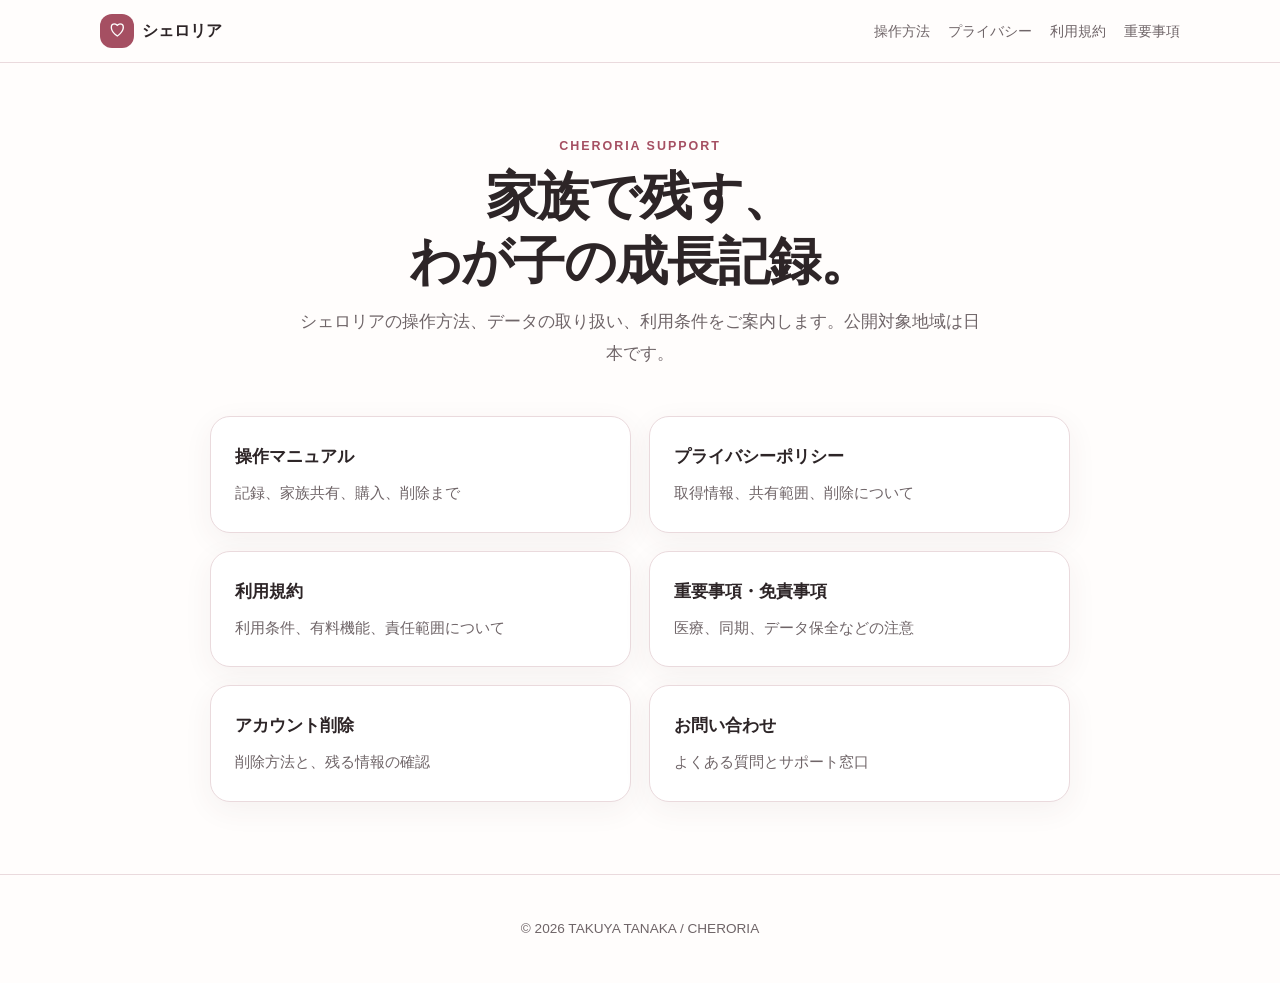
<file: index.html>
<!doctype html><html lang="ja"><head><meta charset="utf-8"><meta name="viewport" content="width=device-width,initial-scale=1"><meta name="description" content="シェロリア公式サポート。操作方法、プライバシーポリシー、利用規約、重要事項をご案内します。"><title>シェロリア サポート</title><link rel="stylesheet" href="assets/style.css"></head><body>
<a class="skip" href="#main">本文へ移動</a><header class="site-header"><a class="brand" href="index.html"><span class="mark" aria-hidden="true">♡</span><span>シェロリア</span></a><nav aria-label="メインナビゲーション"><a href="manual.html">操作方法</a><a href="privacy.html">プライバシー</a><a href="terms.html">利用規約</a><a href="disclaimer.html">重要事項</a></nav></header>
<main id="main"><section class="hero"><p class="eyebrow">CHERORIA SUPPORT</p><h1>家族で残す、<br>わが子の成長記録。</h1><p class="lead">シェロリアの操作方法、データの取り扱い、利用条件をご案内します。公開対象地域は日本です。</p></section>
<section class="grid" aria-label="サポートメニュー"><a class="card" href="manual.html"><strong>操作マニュアル</strong><span>記録、家族共有、購入、削除まで</span></a><a class="card" href="privacy.html"><strong>プライバシーポリシー</strong><span>取得情報、共有範囲、削除について</span></a><a class="card" href="terms.html"><strong>利用規約</strong><span>利用条件、有料機能、責任範囲について</span></a><a class="card" href="disclaimer.html"><strong>重要事項・免責事項</strong><span>医療、同期、データ保全などの注意</span></a><a class="card" href="delete-account.html"><strong>アカウント削除</strong><span>削除方法と、残る情報の確認</span></a><a class="card" href="support.html"><strong>お問い合わせ</strong><span>よくある質問とサポート窓口</span></a></section></main>
<footer><p>© 2026 TAKUYA TANAKA / CHERORIA</p></footer></body></html>
</file>
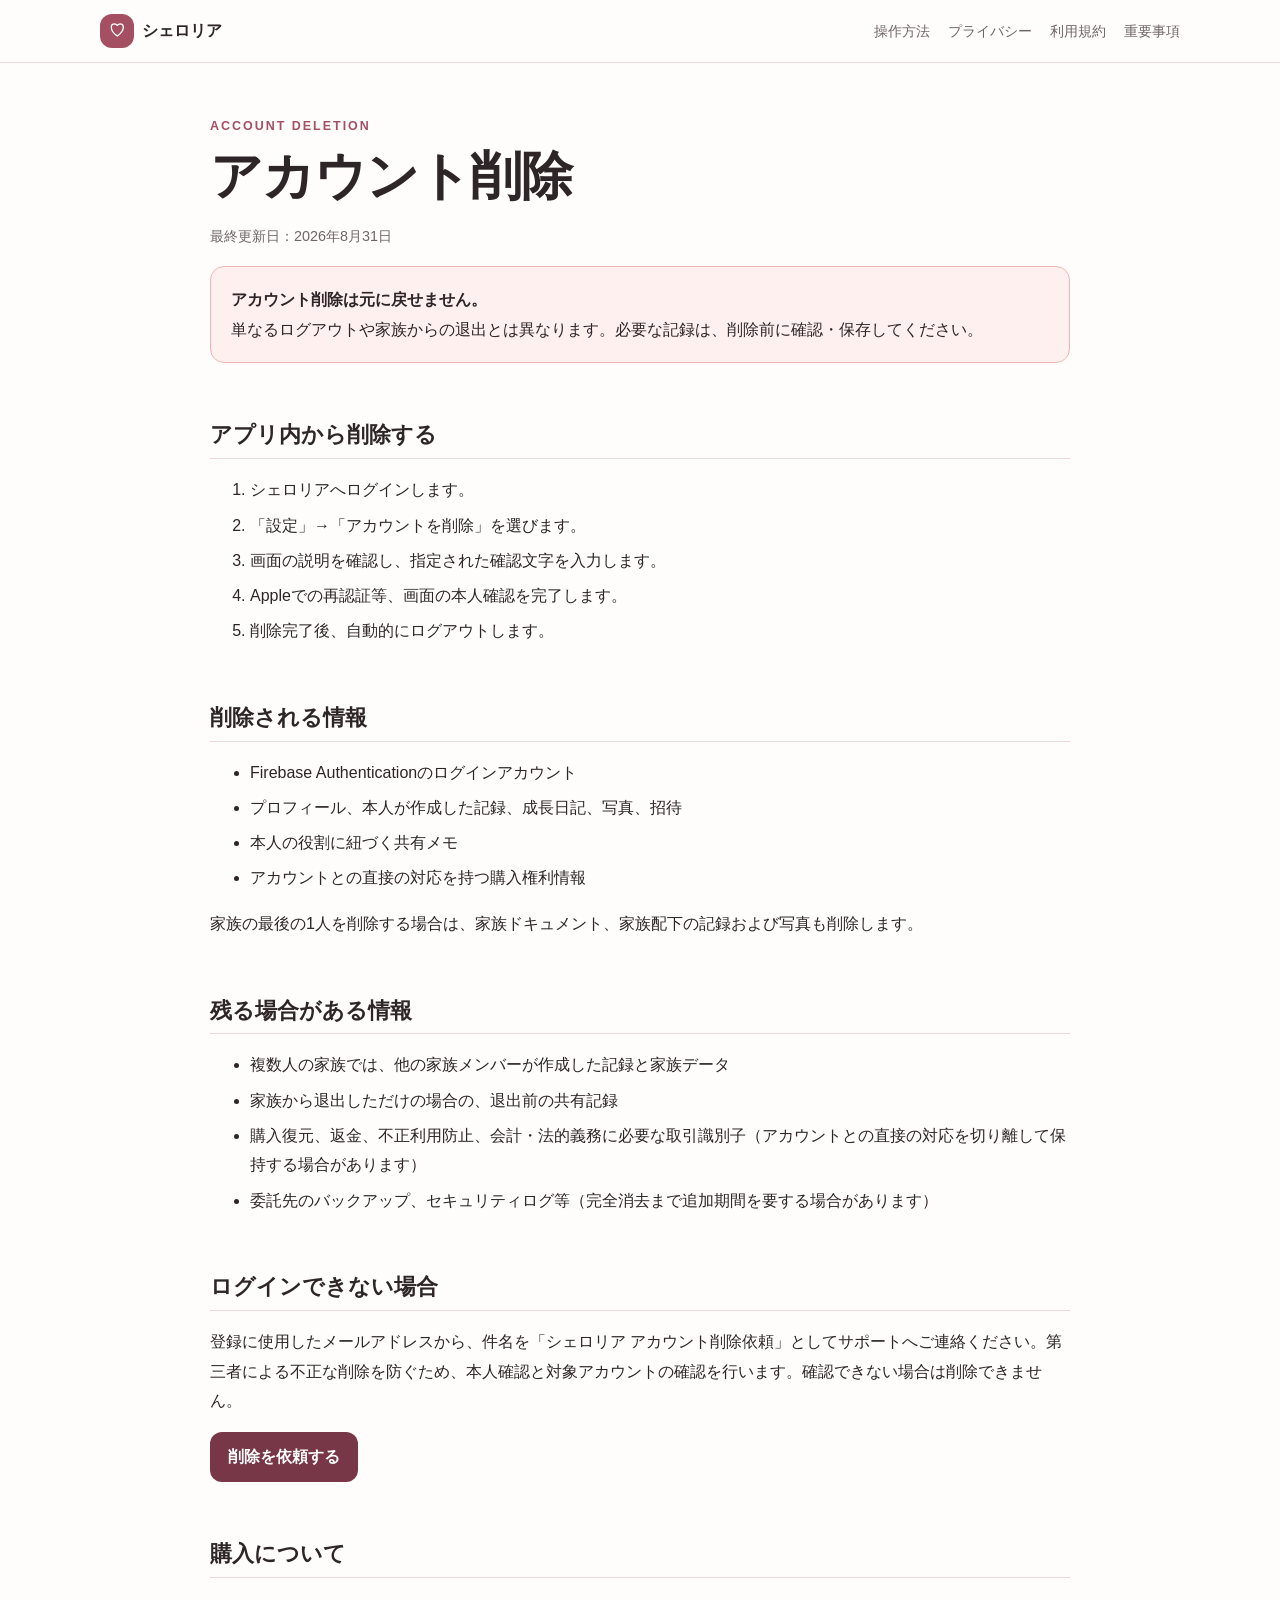
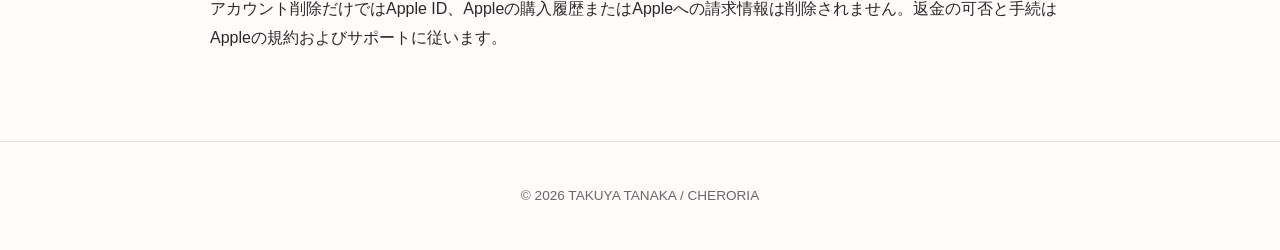
<file: delete-account.html>
<!doctype html><html lang="ja"><head><meta charset="utf-8"><meta name="viewport" content="width=device-width,initial-scale=1"><meta name="description" content="シェロリアのアカウントとデータを削除する方法"><title>アカウント削除 | シェロリア</title><link rel="stylesheet" href="assets/style.css"></head><body>
<a class="skip" href="#main">本文へ移動</a><header class="site-header"><a class="brand" href="index.html"><span class="mark" aria-hidden="true">♡</span><span>シェロリア</span></a><nav aria-label="メインナビゲーション"><a href="manual.html">操作方法</a><a href="privacy.html">プライバシー</a><a href="terms.html">利用規約</a><a href="disclaimer.html">重要事項</a></nav></header>
<main id="main" class="document"><p class="eyebrow">ACCOUNT DELETION</p><h1>アカウント削除</h1><p class="updated">最終更新日：2026年8月31日</p>
<p class="important danger"><strong>アカウント削除は元に戻せません。</strong><br>単なるログアウトや家族からの退出とは異なります。必要な記録は、削除前に確認・保存してください。</p>
<h2>アプリ内から削除する</h2><ol><li>シェロリアへログインします。</li><li>「設定」→「アカウントを削除」を選びます。</li><li>画面の説明を確認し、指定された確認文字を入力します。</li><li>Appleでの再認証等、画面の本人確認を完了します。</li><li>削除完了後、自動的にログアウトします。</li></ol>
<h2>削除される情報</h2><ul><li>Firebase Authenticationのログインアカウント</li><li>プロフィール、本人が作成した記録、成長日記、写真、招待</li><li>本人の役割に紐づく共有メモ</li><li>アカウントとの直接の対応を持つ購入権利情報</li></ul><p>家族の最後の1人を削除する場合は、家族ドキュメント、家族配下の記録および写真も削除します。</p>
<h2>残る場合がある情報</h2><ul><li>複数人の家族では、他の家族メンバーが作成した記録と家族データ</li><li>家族から退出しただけの場合の、退出前の共有記録</li><li>購入復元、返金、不正利用防止、会計・法的義務に必要な取引識別子（アカウントとの直接の対応を切り離して保持する場合があります）</li><li>委託先のバックアップ、セキュリティログ等（完全消去まで追加期間を要する場合があります）</li></ul>
<h2>ログインできない場合</h2><p>登録に使用したメールアドレスから、件名を「シェロリア アカウント削除依頼」としてサポートへご連絡ください。第三者による不正な削除を防ぐため、本人確認と対象アカウントの確認を行います。確認できない場合は削除できません。</p><p><a class="button primary" href="mailto:taas1107nekko@gmail.com?subject=%E3%82%B7%E3%82%A7%E3%83%AD%E3%83%AA%E3%82%A2%20%E3%82%A2%E3%82%AB%E3%82%A6%E3%83%B3%E3%83%88%E5%89%8A%E9%99%A4%E4%BE%9D%E9%A0%BC">削除を依頼する</a></p>
<h2>購入について</h2><p>アカウント削除だけではApple ID、Appleの購入履歴またはAppleへの請求情報は削除されません。返金の可否と手続はAppleの規約およびサポートに従います。</p></main>
<footer><p>© 2026 TAKUYA TANAKA / CHERORIA</p></footer></body></html>
</file>
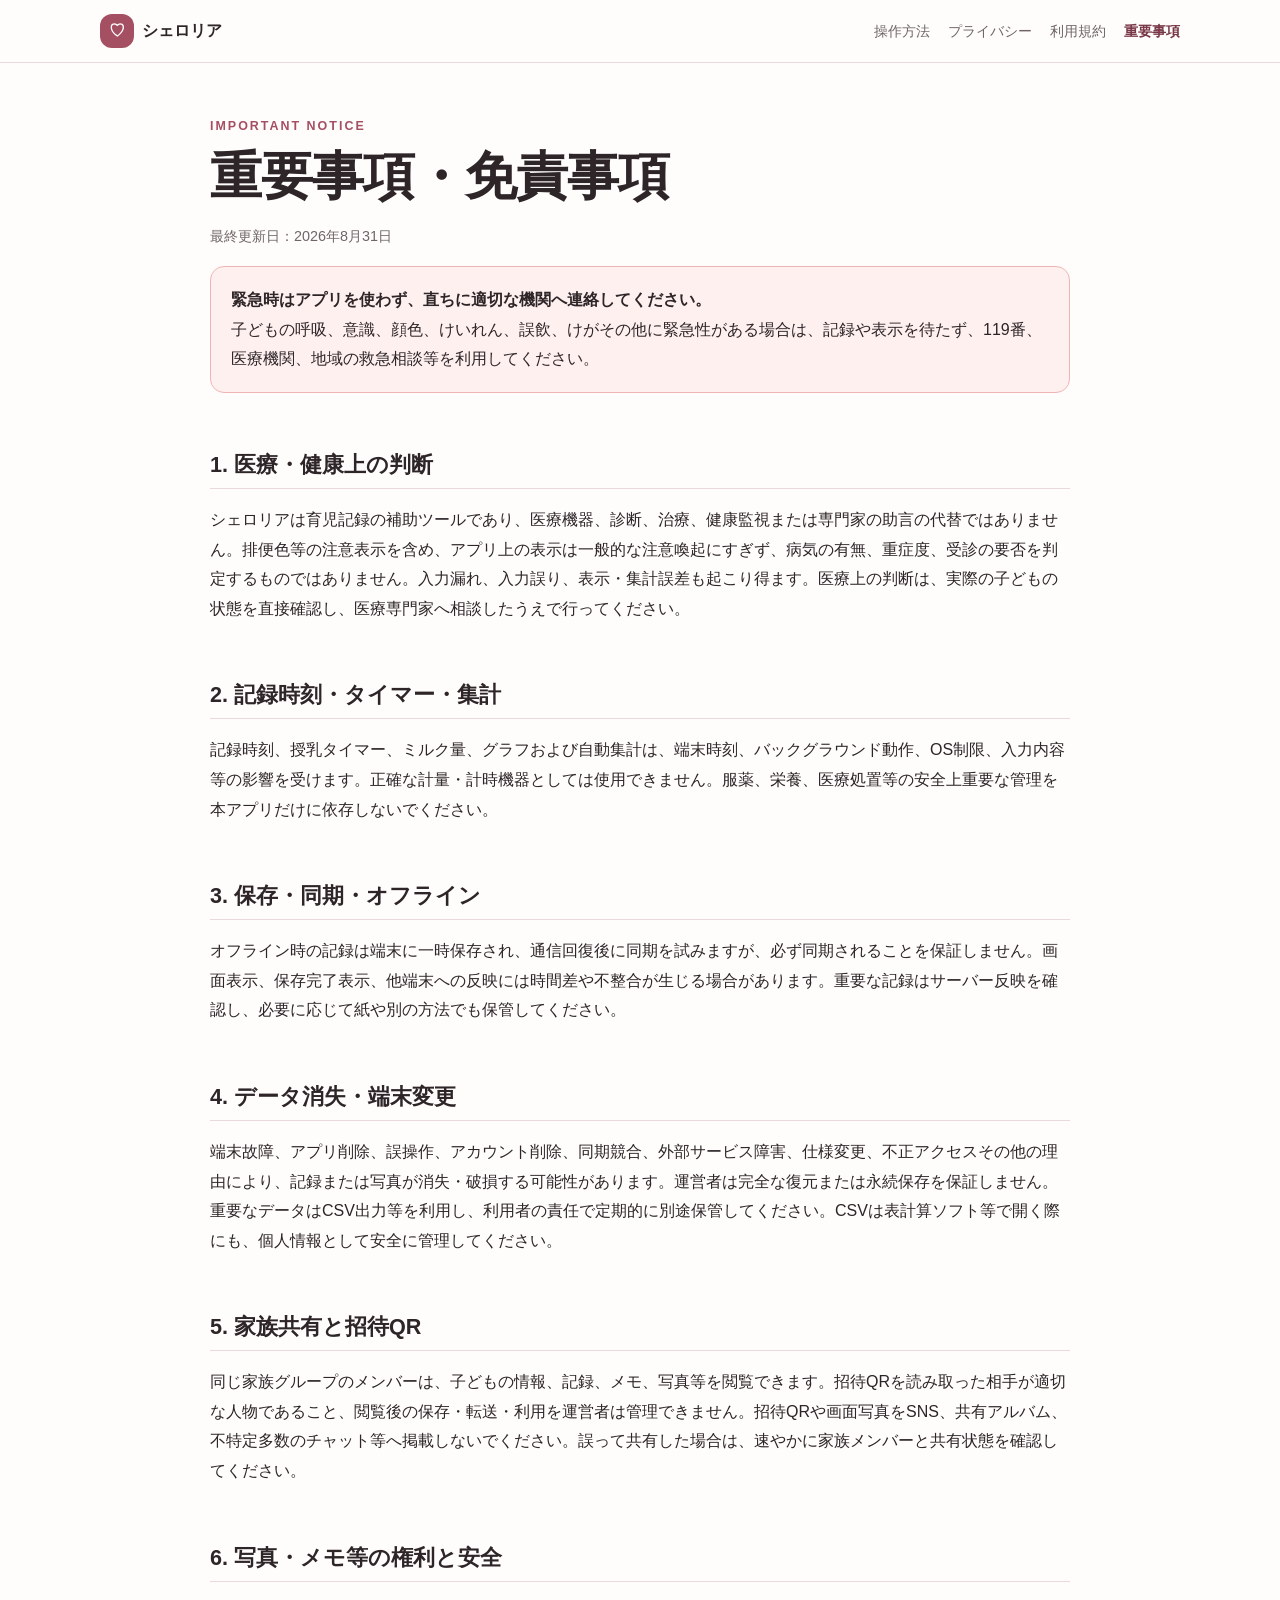
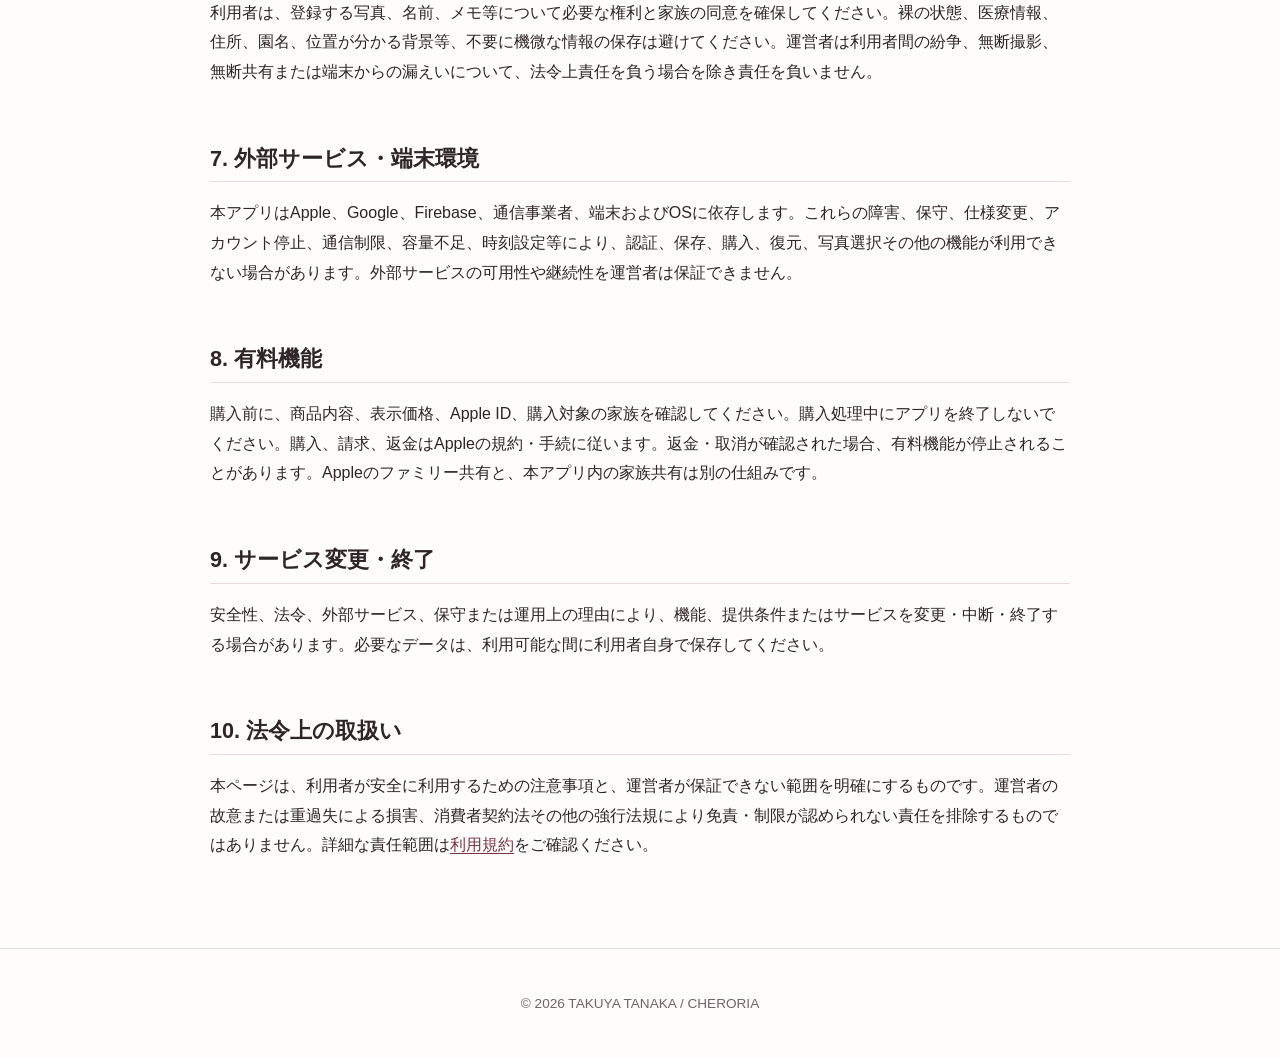
<file: disclaimer.html>
<!doctype html><html lang="ja"><head><meta charset="utf-8"><meta name="viewport" content="width=device-width,initial-scale=1"><meta name="description" content="シェロリアを安全に利用するための重要事項と免責事項"><title>重要事項・免責事項 | シェロリア</title><link rel="stylesheet" href="assets/style.css"></head><body>
<a class="skip" href="#main">本文へ移動</a><header class="site-header"><a class="brand" href="index.html"><span class="mark" aria-hidden="true">♡</span><span>シェロリア</span></a><nav aria-label="メインナビゲーション"><a href="manual.html">操作方法</a><a href="privacy.html">プライバシー</a><a href="terms.html">利用規約</a><a aria-current="page" href="disclaimer.html">重要事項</a></nav></header>
<main id="main" class="document"><p class="eyebrow">IMPORTANT NOTICE</p><h1>重要事項・免責事項</h1><p class="updated">最終更新日：2026年8月31日</p>
<p class="important danger"><strong>緊急時はアプリを使わず、直ちに適切な機関へ連絡してください。</strong><br>子どもの呼吸、意識、顔色、けいれん、誤飲、けがその他に緊急性がある場合は、記録や表示を待たず、119番、医療機関、地域の救急相談等を利用してください。</p>
<h2>1. 医療・健康上の判断</h2><p>シェロリアは育児記録の補助ツールであり、医療機器、診断、治療、健康監視または専門家の助言の代替ではありません。排便色等の注意表示を含め、アプリ上の表示は一般的な注意喚起にすぎず、病気の有無、重症度、受診の要否を判定するものではありません。入力漏れ、入力誤り、表示・集計誤差も起こり得ます。医療上の判断は、実際の子どもの状態を直接確認し、医療専門家へ相談したうえで行ってください。</p>
<h2>2. 記録時刻・タイマー・集計</h2><p>記録時刻、授乳タイマー、ミルク量、グラフおよび自動集計は、端末時刻、バックグラウンド動作、OS制限、入力内容等の影響を受けます。正確な計量・計時機器としては使用できません。服薬、栄養、医療処置等の安全上重要な管理を本アプリだけに依存しないでください。</p>
<h2>3. 保存・同期・オフライン</h2><p>オフライン時の記録は端末に一時保存され、通信回復後に同期を試みますが、必ず同期されることを保証しません。画面表示、保存完了表示、他端末への反映には時間差や不整合が生じる場合があります。重要な記録はサーバー反映を確認し、必要に応じて紙や別の方法でも保管してください。</p>
<h2>4. データ消失・端末変更</h2><p>端末故障、アプリ削除、誤操作、アカウント削除、同期競合、外部サービス障害、仕様変更、不正アクセスその他の理由により、記録または写真が消失・破損する可能性があります。運営者は完全な復元または永続保存を保証しません。重要なデータはCSV出力等を利用し、利用者の責任で定期的に別途保管してください。CSVは表計算ソフト等で開く際にも、個人情報として安全に管理してください。</p>
<h2>5. 家族共有と招待QR</h2><p>同じ家族グループのメンバーは、子どもの情報、記録、メモ、写真等を閲覧できます。招待QRを読み取った相手が適切な人物であること、閲覧後の保存・転送・利用を運営者は管理できません。招待QRや画面写真をSNS、共有アルバム、不特定多数のチャット等へ掲載しないでください。誤って共有した場合は、速やかに家族メンバーと共有状態を確認してください。</p>
<h2>6. 写真・メモ等の権利と安全</h2><p>利用者は、登録する写真、名前、メモ等について必要な権利と家族の同意を確保してください。裸の状態、医療情報、住所、園名、位置が分かる背景等、不要に機微な情報の保存は避けてください。運営者は利用者間の紛争、無断撮影、無断共有または端末からの漏えいについて、法令上責任を負う場合を除き責任を負いません。</p>
<h2>7. 外部サービス・端末環境</h2><p>本アプリはApple、Google、Firebase、通信事業者、端末およびOSに依存します。これらの障害、保守、仕様変更、アカウント停止、通信制限、容量不足、時刻設定等により、認証、保存、購入、復元、写真選択その他の機能が利用できない場合があります。外部サービスの可用性や継続性を運営者は保証できません。</p>
<h2>8. 有料機能</h2><p>購入前に、商品内容、表示価格、Apple ID、購入対象の家族を確認してください。購入処理中にアプリを終了しないでください。購入、請求、返金はAppleの規約・手続に従います。返金・取消が確認された場合、有料機能が停止されることがあります。Appleのファミリー共有と、本アプリ内の家族共有は別の仕組みです。</p>
<h2>9. サービス変更・終了</h2><p>安全性、法令、外部サービス、保守または運用上の理由により、機能、提供条件またはサービスを変更・中断・終了する場合があります。必要なデータは、利用可能な間に利用者自身で保存してください。</p>
<h2>10. 法令上の取扱い</h2><p>本ページは、利用者が安全に利用するための注意事項と、運営者が保証できない範囲を明確にするものです。運営者の故意または重過失による損害、消費者契約法その他の強行法規により免責・制限が認められない責任を排除するものではありません。詳細な責任範囲は<a href="terms.html">利用規約</a>をご確認ください。</p></main>
<footer><p>© 2026 TAKUYA TANAKA / CHERORIA</p></footer></body></html>
</file>
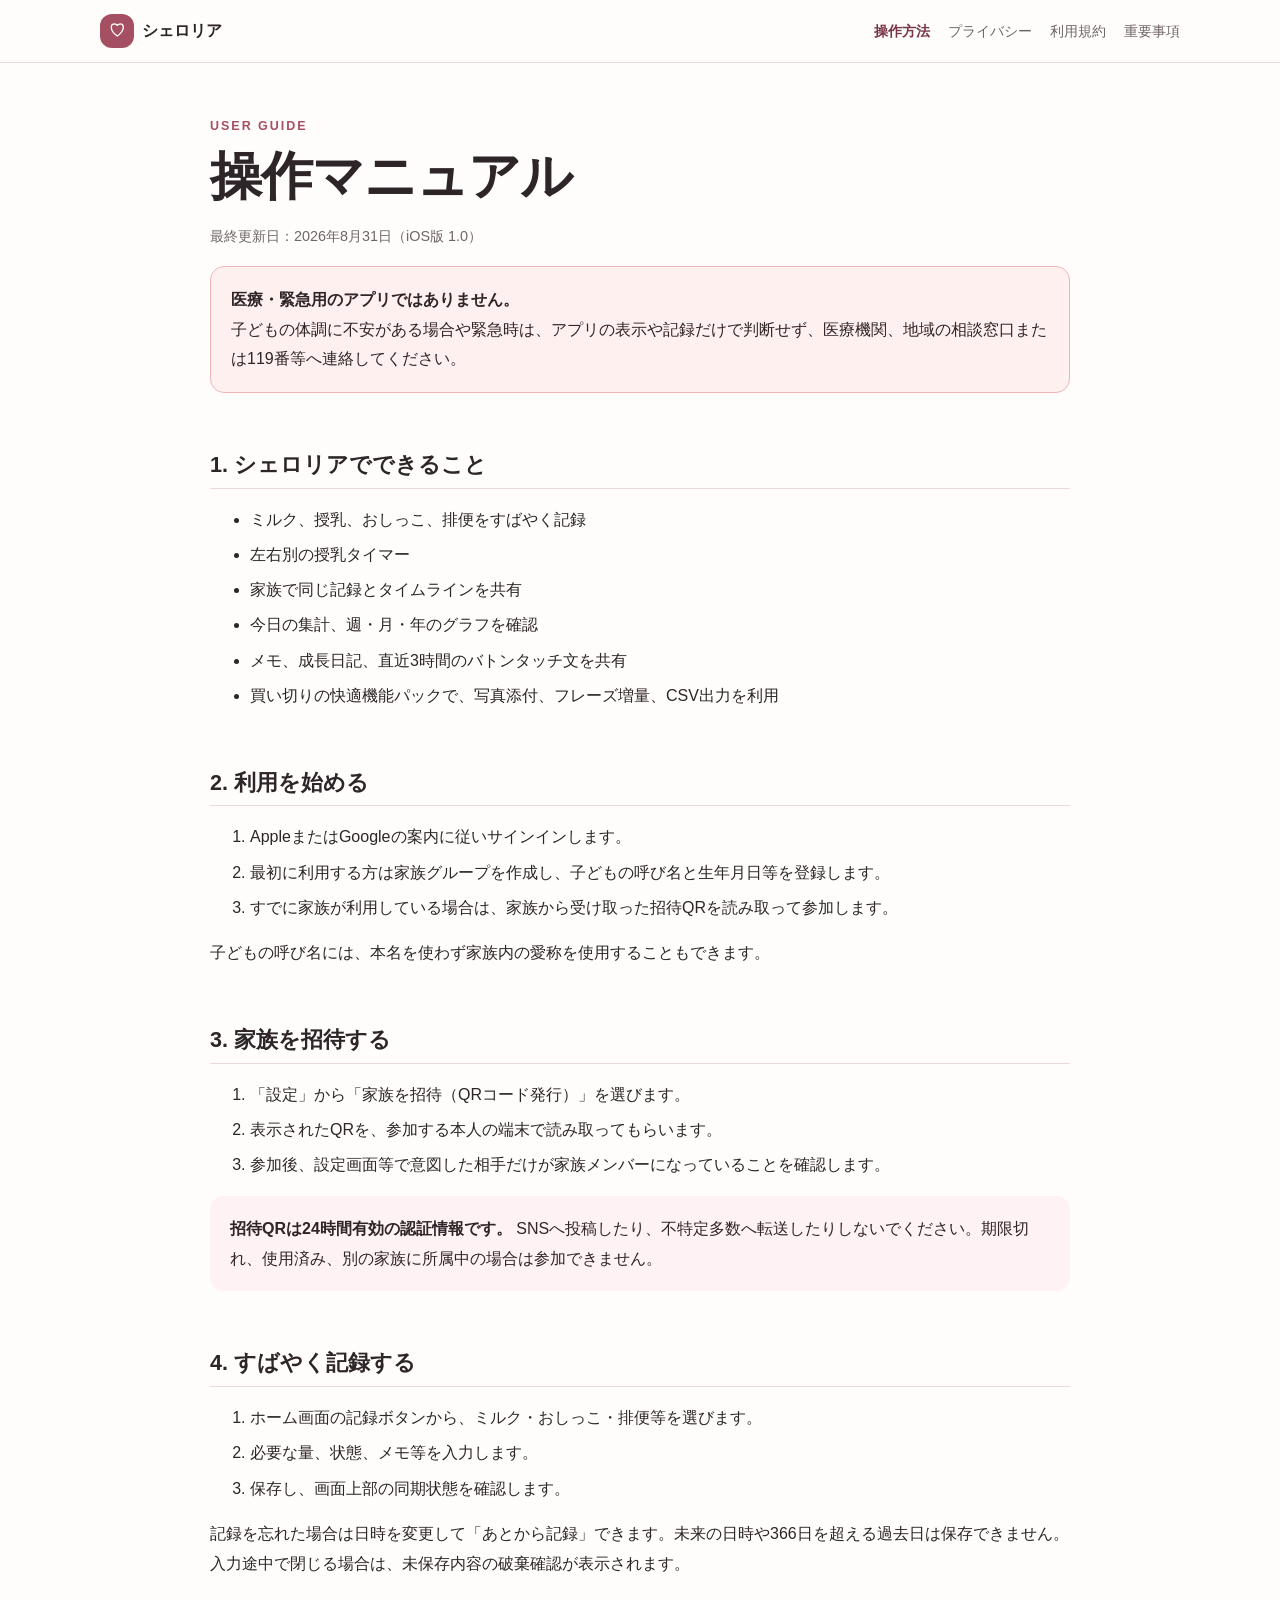
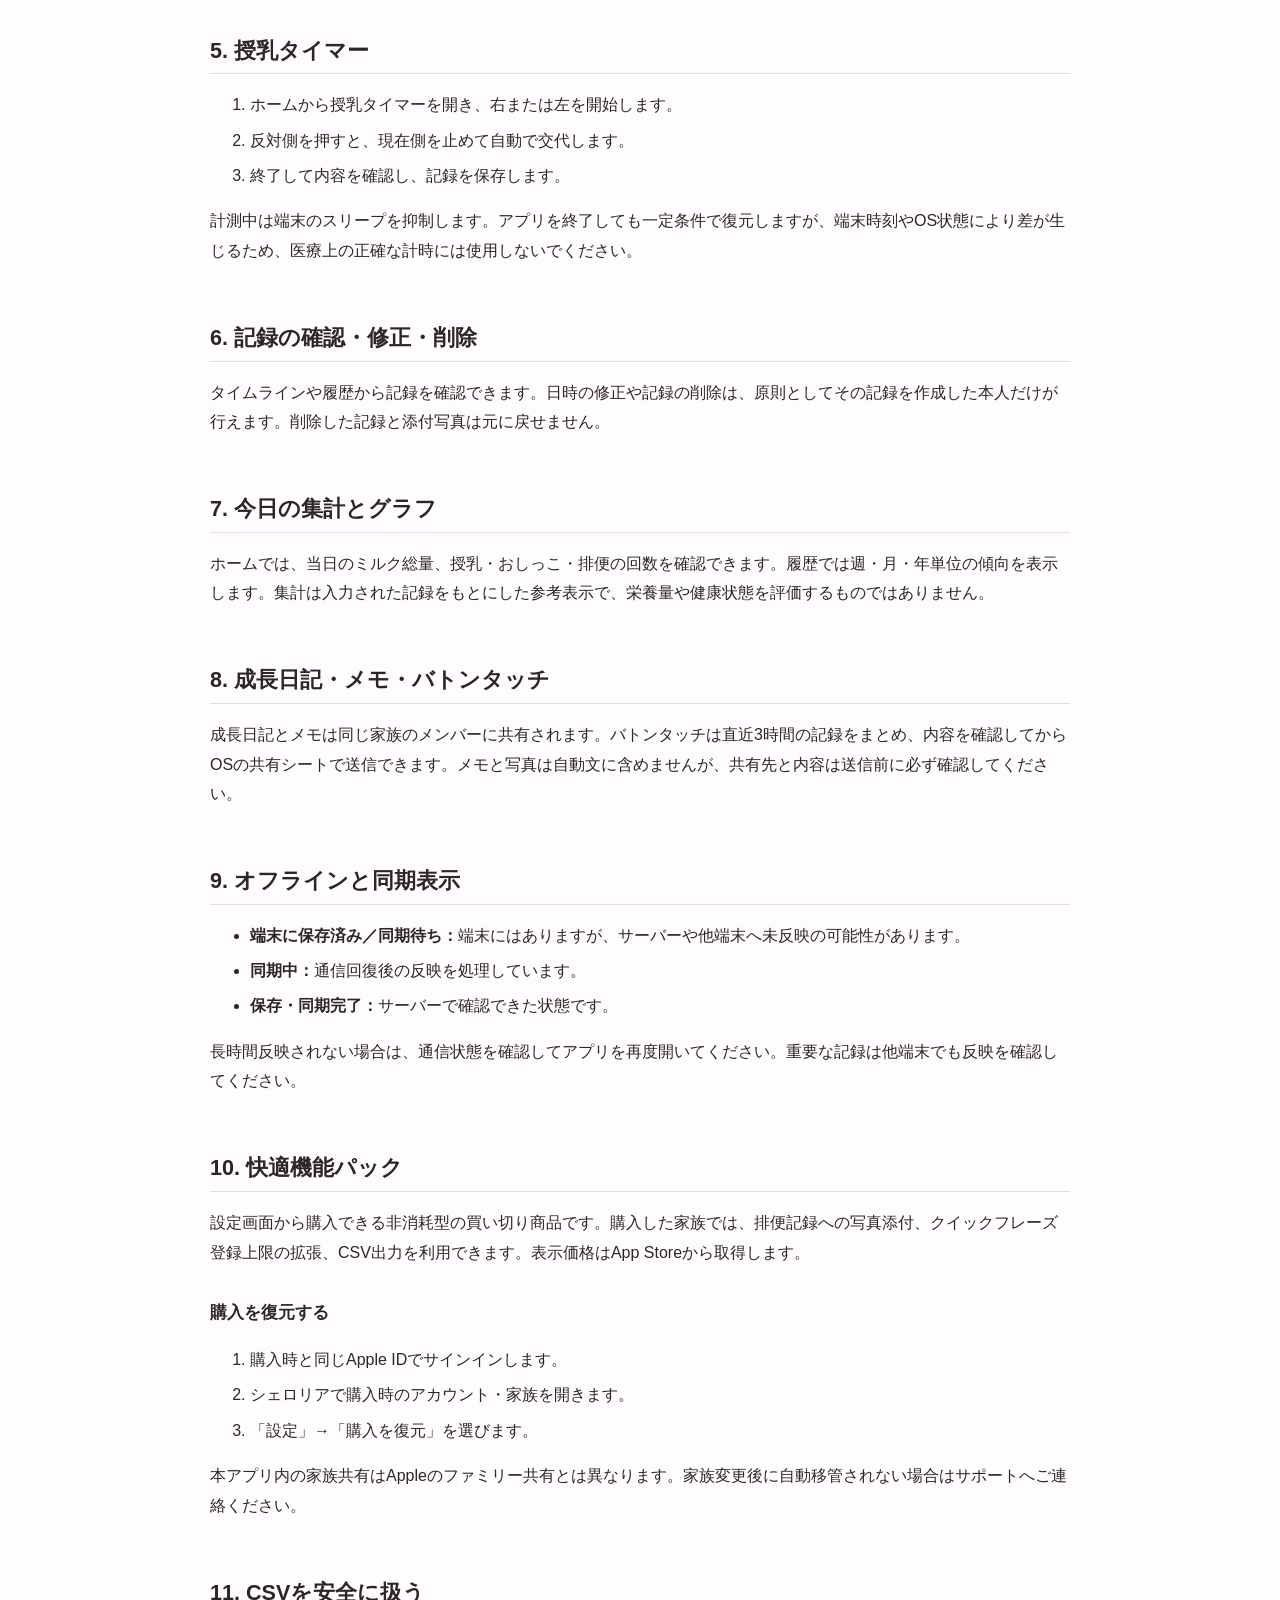
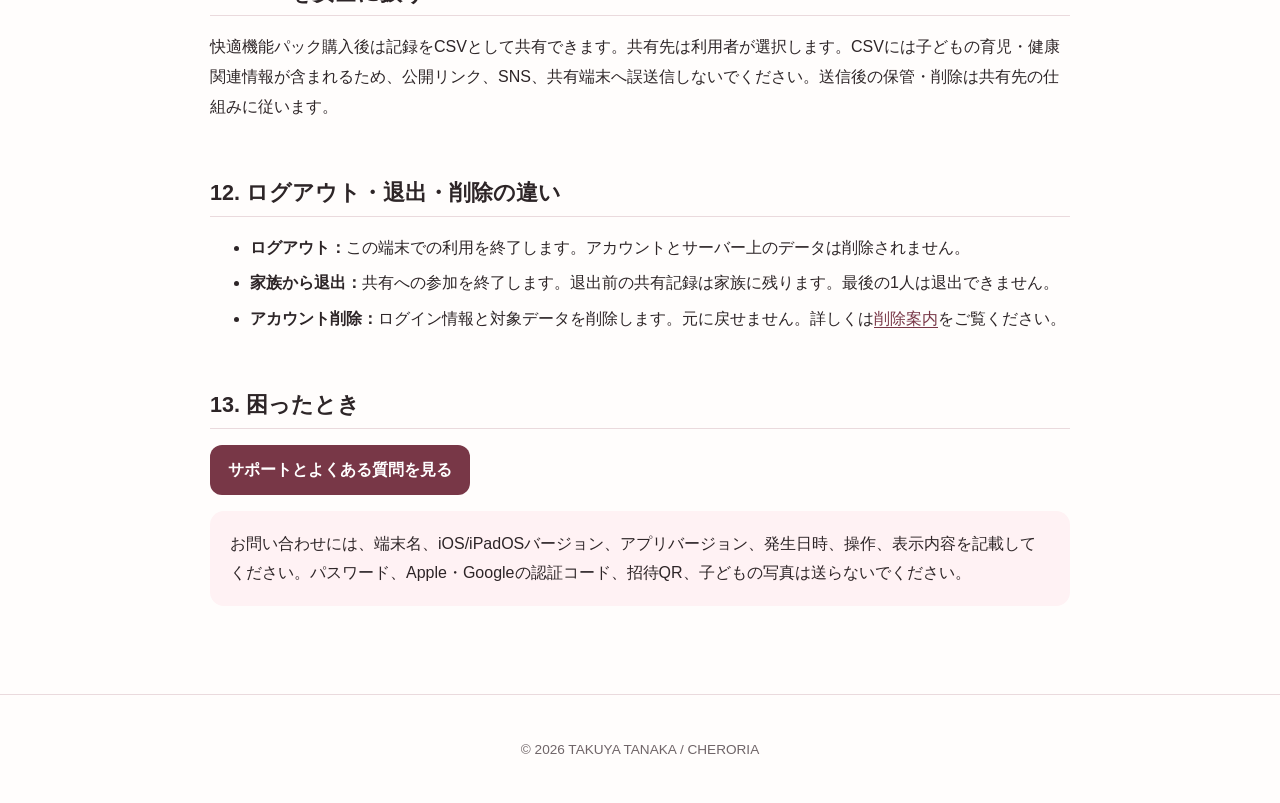
<file: manual.html>
<!doctype html><html lang="ja"><head><meta charset="utf-8"><meta name="viewport" content="width=device-width,initial-scale=1"><meta name="description" content="育児記録アプリ シェロリアの操作マニュアル"><title>操作マニュアル | シェロリア</title><link rel="stylesheet" href="assets/style.css"></head><body>
<a class="skip" href="#main">本文へ移動</a><header class="site-header"><a class="brand" href="index.html"><span class="mark" aria-hidden="true">♡</span><span>シェロリア</span></a><nav aria-label="メインナビゲーション"><a aria-current="page" href="manual.html">操作方法</a><a href="privacy.html">プライバシー</a><a href="terms.html">利用規約</a><a href="disclaimer.html">重要事項</a></nav></header>
<main id="main" class="document"><p class="eyebrow">USER GUIDE</p><h1>操作マニュアル</h1><p class="updated">最終更新日：2026年8月31日（iOS版 1.0）</p>
<p class="important danger"><strong>医療・緊急用のアプリではありません。</strong><br>子どもの体調に不安がある場合や緊急時は、アプリの表示や記録だけで判断せず、医療機関、地域の相談窓口または119番等へ連絡してください。</p>
<h2>1. シェロリアでできること</h2><ul><li>ミルク、授乳、おしっこ、排便をすばやく記録</li><li>左右別の授乳タイマー</li><li>家族で同じ記録とタイムラインを共有</li><li>今日の集計、週・月・年のグラフを確認</li><li>メモ、成長日記、直近3時間のバトンタッチ文を共有</li><li>買い切りの快適機能パックで、写真添付、フレーズ増量、CSV出力を利用</li></ul>
<h2>2. 利用を始める</h2><ol><li>AppleまたはGoogleの案内に従いサインインします。</li><li>最初に利用する方は家族グループを作成し、子どもの呼び名と生年月日等を登録します。</li><li>すでに家族が利用している場合は、家族から受け取った招待QRを読み取って参加します。</li></ol><p>子どもの呼び名には、本名を使わず家族内の愛称を使用することもできます。</p>
<h2>3. 家族を招待する</h2><ol><li>「設定」から「家族を招待（QRコード発行）」を選びます。</li><li>表示されたQRを、参加する本人の端末で読み取ってもらいます。</li><li>参加後、設定画面等で意図した相手だけが家族メンバーになっていることを確認します。</li></ol><p class="note"><strong>招待QRは24時間有効の認証情報です。</strong> SNSへ投稿したり、不特定多数へ転送したりしないでください。期限切れ、使用済み、別の家族に所属中の場合は参加できません。</p>
<h2>4. すばやく記録する</h2><ol><li>ホーム画面の記録ボタンから、ミルク・おしっこ・排便等を選びます。</li><li>必要な量、状態、メモ等を入力します。</li><li>保存し、画面上部の同期状態を確認します。</li></ol><p>記録を忘れた場合は日時を変更して「あとから記録」できます。未来の日時や366日を超える過去日は保存できません。入力途中で閉じる場合は、未保存内容の破棄確認が表示されます。</p>
<h2>5. 授乳タイマー</h2><ol><li>ホームから授乳タイマーを開き、右または左を開始します。</li><li>反対側を押すと、現在側を止めて自動で交代します。</li><li>終了して内容を確認し、記録を保存します。</li></ol><p>計測中は端末のスリープを抑制します。アプリを終了しても一定条件で復元しますが、端末時刻やOS状態により差が生じるため、医療上の正確な計時には使用しないでください。</p>
<h2>6. 記録の確認・修正・削除</h2><p>タイムラインや履歴から記録を確認できます。日時の修正や記録の削除は、原則としてその記録を作成した本人だけが行えます。削除した記録と添付写真は元に戻せません。</p>
<h2>7. 今日の集計とグラフ</h2><p>ホームでは、当日のミルク総量、授乳・おしっこ・排便の回数を確認できます。履歴では週・月・年単位の傾向を表示します。集計は入力された記録をもとにした参考表示で、栄養量や健康状態を評価するものではありません。</p>
<h2>8. 成長日記・メモ・バトンタッチ</h2><p>成長日記とメモは同じ家族のメンバーに共有されます。バトンタッチは直近3時間の記録をまとめ、内容を確認してからOSの共有シートで送信できます。メモと写真は自動文に含めませんが、共有先と内容は送信前に必ず確認してください。</p>
<h2>9. オフラインと同期表示</h2><ul><li><strong>端末に保存済み／同期待ち：</strong>端末にはありますが、サーバーや他端末へ未反映の可能性があります。</li><li><strong>同期中：</strong>通信回復後の反映を処理しています。</li><li><strong>保存・同期完了：</strong>サーバーで確認できた状態です。</li></ul><p>長時間反映されない場合は、通信状態を確認してアプリを再度開いてください。重要な記録は他端末でも反映を確認してください。</p>
<h2>10. 快適機能パック</h2><p>設定画面から購入できる非消耗型の買い切り商品です。購入した家族では、排便記録への写真添付、クイックフレーズ登録上限の拡張、CSV出力を利用できます。表示価格はApp Storeから取得します。</p><h3>購入を復元する</h3><ol><li>購入時と同じApple IDでサインインします。</li><li>シェロリアで購入時のアカウント・家族を開きます。</li><li>「設定」→「購入を復元」を選びます。</li></ol><p>本アプリ内の家族共有はAppleのファミリー共有とは異なります。家族変更後に自動移管されない場合はサポートへご連絡ください。</p>
<h2>11. CSVを安全に扱う</h2><p>快適機能パック購入後は記録をCSVとして共有できます。共有先は利用者が選択します。CSVには子どもの育児・健康関連情報が含まれるため、公開リンク、SNS、共有端末へ誤送信しないでください。送信後の保管・削除は共有先の仕組みに従います。</p>
<h2>12. ログアウト・退出・削除の違い</h2><ul><li><strong>ログアウト：</strong>この端末での利用を終了します。アカウントとサーバー上のデータは削除されません。</li><li><strong>家族から退出：</strong>共有への参加を終了します。退出前の共有記録は家族に残ります。最後の1人は退出できません。</li><li><strong>アカウント削除：</strong>ログイン情報と対象データを削除します。元に戻せません。詳しくは<a href="delete-account.html">削除案内</a>をご覧ください。</li></ul>
<h2>13. 困ったとき</h2><p><a class="button primary" href="support.html">サポートとよくある質問を見る</a></p><p class="note">お問い合わせには、端末名、iOS/iPadOSバージョン、アプリバージョン、発生日時、操作、表示内容を記載してください。パスワード、Apple・Googleの認証コード、招待QR、子どもの写真は送らないでください。</p></main>
<footer><p>© 2026 TAKUYA TANAKA / CHERORIA</p></footer></body></html>
</file>
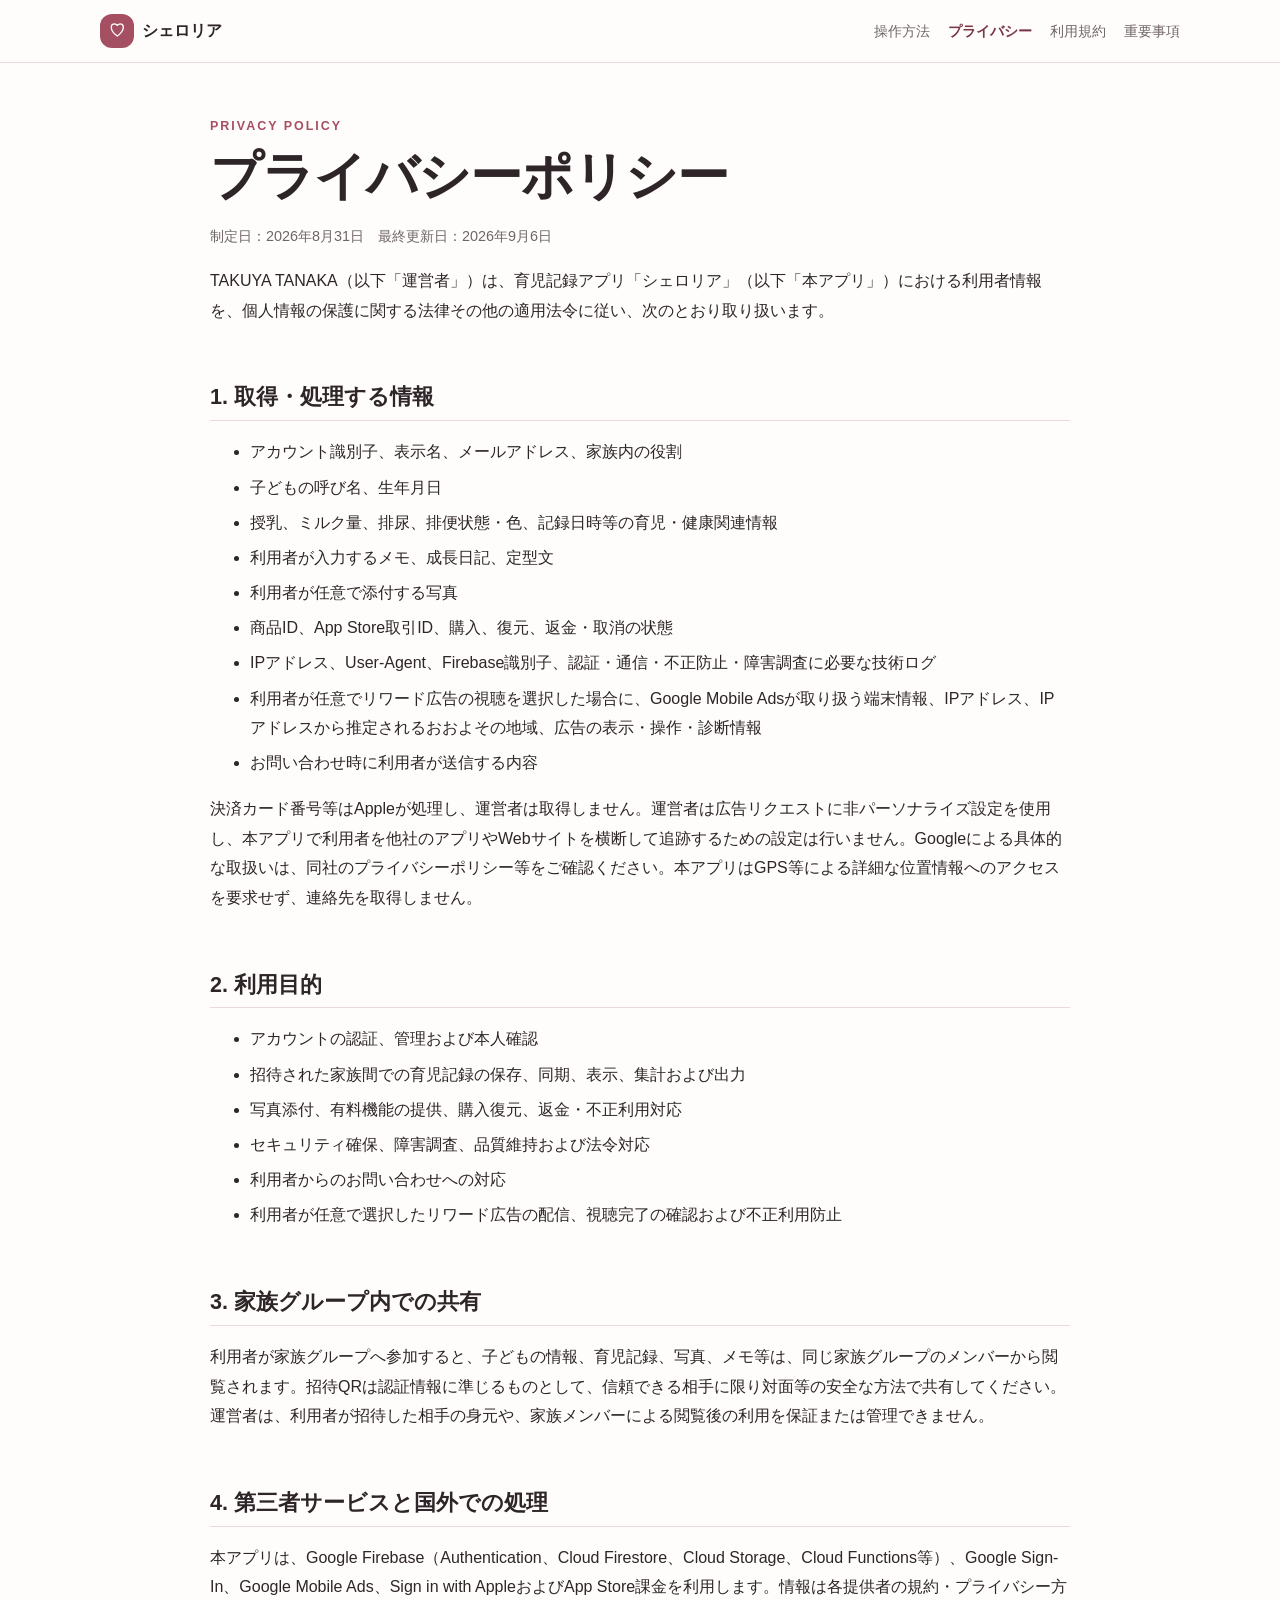
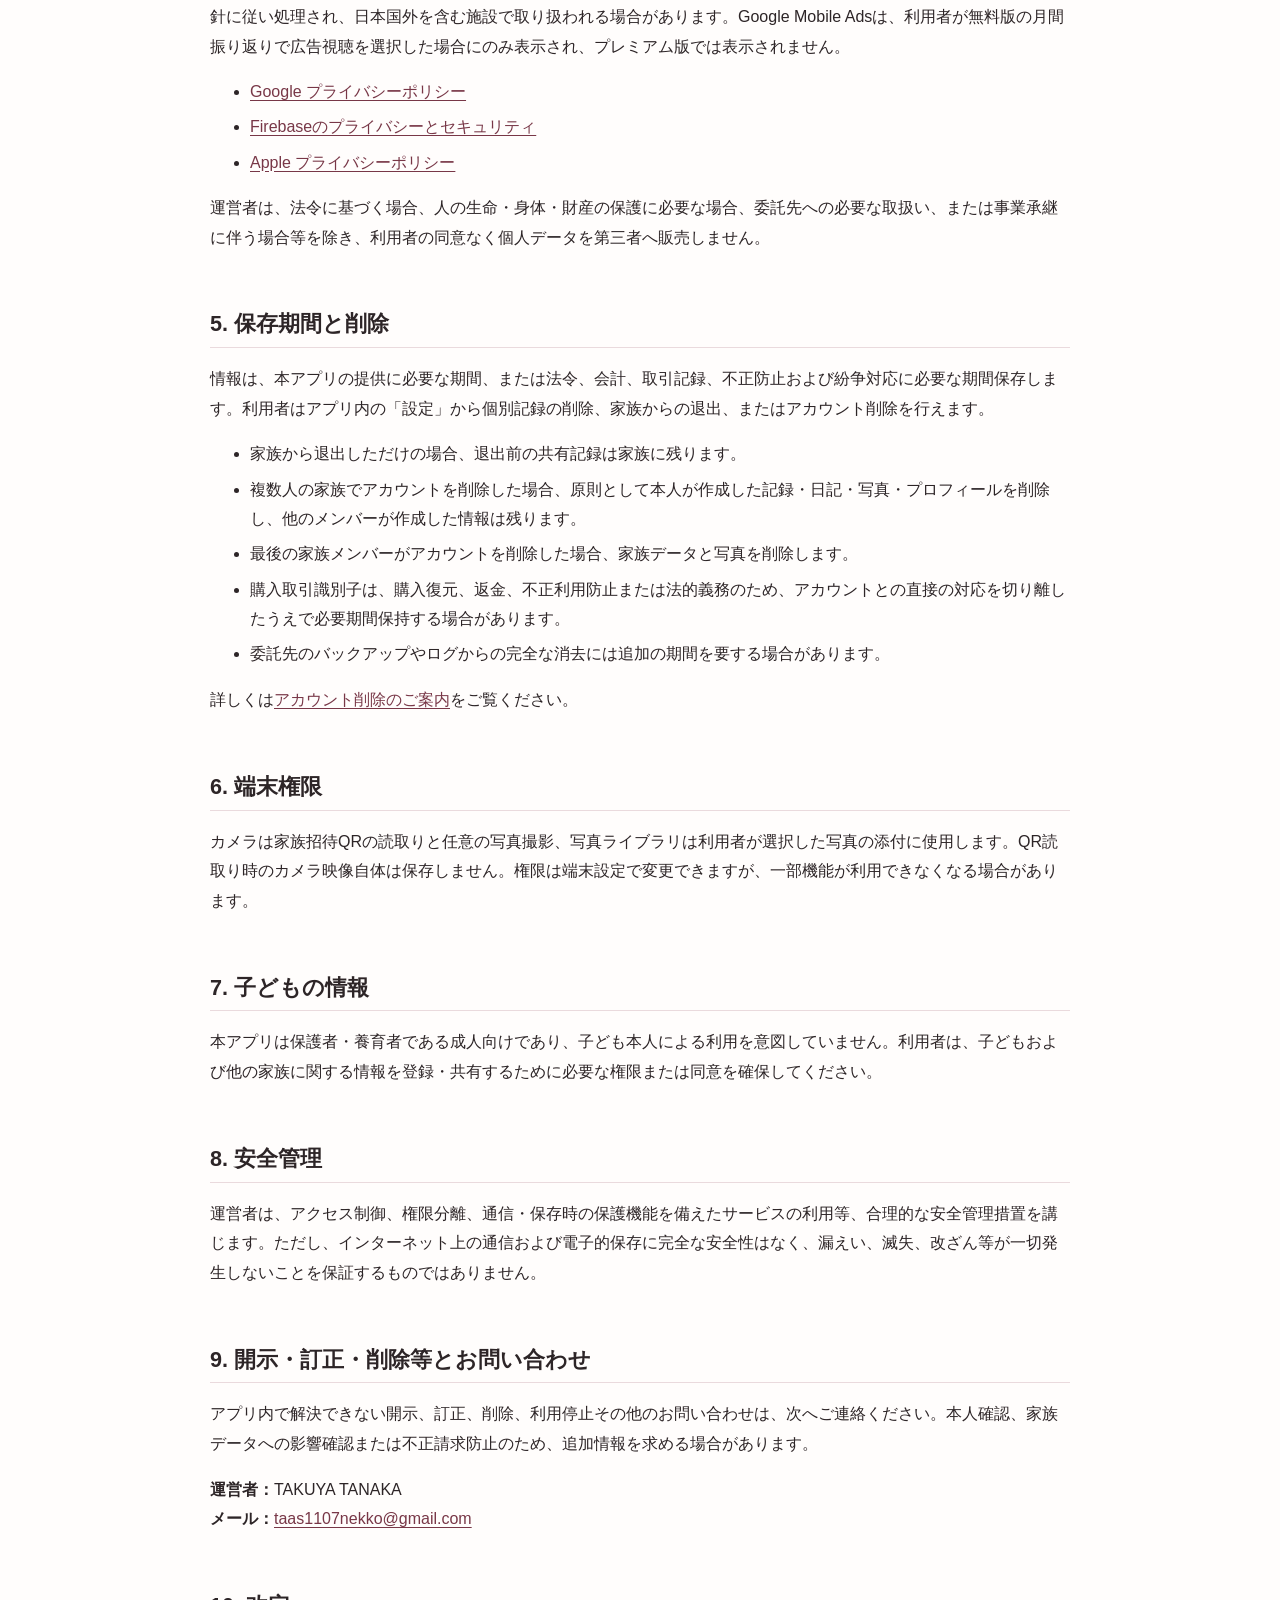
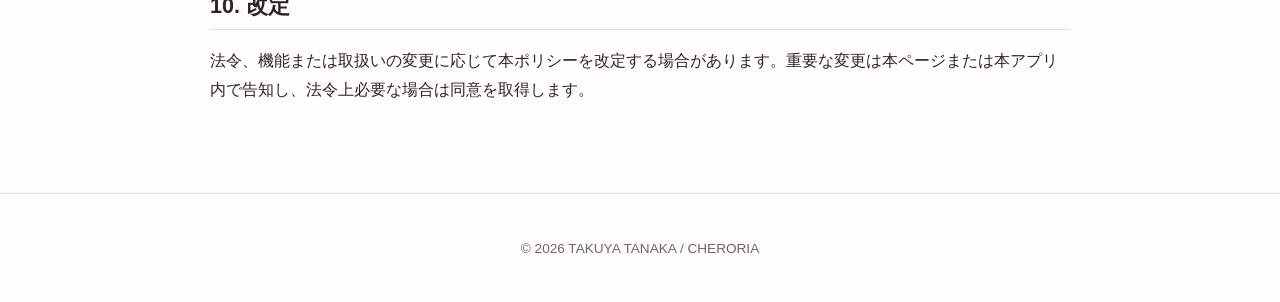
<file: privacy.html>
<!doctype html><html lang="ja"><head><meta charset="utf-8"><meta name="viewport" content="width=device-width,initial-scale=1"><meta name="description" content="育児記録アプリ シェロリアのプライバシーポリシー"><title>プライバシーポリシー | シェロリア</title><link rel="stylesheet" href="assets/style.css"></head><body>
<a class="skip" href="#main">本文へ移動</a><header class="site-header"><a class="brand" href="index.html"><span class="mark" aria-hidden="true">♡</span><span>シェロリア</span></a><nav aria-label="メインナビゲーション"><a href="manual.html">操作方法</a><a aria-current="page" href="privacy.html">プライバシー</a><a href="terms.html">利用規約</a><a href="disclaimer.html">重要事項</a></nav></header>
<main id="main" class="document"><p class="eyebrow">PRIVACY POLICY</p><h1>プライバシーポリシー</h1><p class="updated">制定日：2026年8月31日　最終更新日：2026年9月6日</p>
<p>TAKUYA TANAKA（以下「運営者」）は、育児記録アプリ「シェロリア」（以下「本アプリ」）における利用者情報を、個人情報の保護に関する法律その他の適用法令に従い、次のとおり取り扱います。</p>
<h2>1. 取得・処理する情報</h2><ul><li>アカウント識別子、表示名、メールアドレス、家族内の役割</li><li>子どもの呼び名、生年月日</li><li>授乳、ミルク量、排尿、排便状態・色、記録日時等の育児・健康関連情報</li><li>利用者が入力するメモ、成長日記、定型文</li><li>利用者が任意で添付する写真</li><li>商品ID、App Store取引ID、購入、復元、返金・取消の状態</li><li>IPアドレス、User-Agent、Firebase識別子、認証・通信・不正防止・障害調査に必要な技術ログ</li><li>利用者が任意でリワード広告の視聴を選択した場合に、Google Mobile Adsが取り扱う端末情報、IPアドレス、IPアドレスから推定されるおおよその地域、広告の表示・操作・診断情報</li><li>お問い合わせ時に利用者が送信する内容</li></ul><p>決済カード番号等はAppleが処理し、運営者は取得しません。運営者は広告リクエストに非パーソナライズ設定を使用し、本アプリで利用者を他社のアプリやWebサイトを横断して追跡するための設定は行いません。Googleによる具体的な取扱いは、同社のプライバシーポリシー等をご確認ください。本アプリはGPS等による詳細な位置情報へのアクセスを要求せず、連絡先を取得しません。</p>
<h2>2. 利用目的</h2><ul><li>アカウントの認証、管理および本人確認</li><li>招待された家族間での育児記録の保存、同期、表示、集計および出力</li><li>写真添付、有料機能の提供、購入復元、返金・不正利用対応</li><li>セキュリティ確保、障害調査、品質維持および法令対応</li><li>利用者からのお問い合わせへの対応</li><li>利用者が任意で選択したリワード広告の配信、視聴完了の確認および不正利用防止</li></ul>
<h2>3. 家族グループ内での共有</h2><p>利用者が家族グループへ参加すると、子どもの情報、育児記録、写真、メモ等は、同じ家族グループのメンバーから閲覧されます。招待QRは認証情報に準じるものとして、信頼できる相手に限り対面等の安全な方法で共有してください。運営者は、利用者が招待した相手の身元や、家族メンバーによる閲覧後の利用を保証または管理できません。</p>
<h2>4. 第三者サービスと国外での処理</h2><p>本アプリは、Google Firebase（Authentication、Cloud Firestore、Cloud Storage、Cloud Functions等）、Google Sign-In、Google Mobile Ads、Sign in with AppleおよびApp Store課金を利用します。情報は各提供者の規約・プライバシー方針に従い処理され、日本国外を含む施設で取り扱われる場合があります。Google Mobile Adsは、利用者が無料版の月間振り返りで広告視聴を選択した場合にのみ表示され、プレミアム版では表示されません。</p><ul><li><a href="https://policies.google.com/privacy">Google プライバシーポリシー</a></li><li><a href="https://firebase.google.com/support/privacy">Firebaseのプライバシーとセキュリティ</a></li><li><a href="https://www.apple.com/jp/legal/privacy/">Apple プライバシーポリシー</a></li></ul><p>運営者は、法令に基づく場合、人の生命・身体・財産の保護に必要な場合、委託先への必要な取扱い、または事業承継に伴う場合等を除き、利用者の同意なく個人データを第三者へ販売しません。</p>
<h2>5. 保存期間と削除</h2><p>情報は、本アプリの提供に必要な期間、または法令、会計、取引記録、不正防止および紛争対応に必要な期間保存します。利用者はアプリ内の「設定」から個別記録の削除、家族からの退出、またはアカウント削除を行えます。</p><ul><li>家族から退出しただけの場合、退出前の共有記録は家族に残ります。</li><li>複数人の家族でアカウントを削除した場合、原則として本人が作成した記録・日記・写真・プロフィールを削除し、他のメンバーが作成した情報は残ります。</li><li>最後の家族メンバーがアカウントを削除した場合、家族データと写真を削除します。</li><li>購入取引識別子は、購入復元、返金、不正利用防止または法的義務のため、アカウントとの直接の対応を切り離したうえで必要期間保持する場合があります。</li><li>委託先のバックアップやログからの完全な消去には追加の期間を要する場合があります。</li></ul><p>詳しくは<a href="delete-account.html">アカウント削除のご案内</a>をご覧ください。</p>
<h2>6. 端末権限</h2><p>カメラは家族招待QRの読取りと任意の写真撮影、写真ライブラリは利用者が選択した写真の添付に使用します。QR読取り時のカメラ映像自体は保存しません。権限は端末設定で変更できますが、一部機能が利用できなくなる場合があります。</p>
<h2>7. 子どもの情報</h2><p>本アプリは保護者・養育者である成人向けであり、子ども本人による利用を意図していません。利用者は、子どもおよび他の家族に関する情報を登録・共有するために必要な権限または同意を確保してください。</p>
<h2>8. 安全管理</h2><p>運営者は、アクセス制御、権限分離、通信・保存時の保護機能を備えたサービスの利用等、合理的な安全管理措置を講じます。ただし、インターネット上の通信および電子的保存に完全な安全性はなく、漏えい、滅失、改ざん等が一切発生しないことを保証するものではありません。</p>
<h2>9. 開示・訂正・削除等とお問い合わせ</h2><p>アプリ内で解決できない開示、訂正、削除、利用停止その他のお問い合わせは、次へご連絡ください。本人確認、家族データへの影響確認または不正請求防止のため、追加情報を求める場合があります。</p><p><strong>運営者：</strong>TAKUYA TANAKA<br><strong>メール：</strong><a href="mailto:taas1107nekko@gmail.com?subject=%E3%82%B7%E3%82%A7%E3%83%AD%E3%83%AA%E3%82%A2%E3%81%AE%E3%83%97%E3%83%A9%E3%82%A4%E3%83%90%E3%82%B7%E3%83%BC%E3%81%AB%E9%96%A2%E3%81%99%E3%82%8B%E5%95%8F%E3%81%84%E5%90%88%E3%82%8F%E3%81%9B">taas1107nekko@gmail.com</a></p>
<h2>10. 改定</h2><p>法令、機能または取扱いの変更に応じて本ポリシーを改定する場合があります。重要な変更は本ページまたは本アプリ内で告知し、法令上必要な場合は同意を取得します。</p></main>
<footer><p>© 2026 TAKUYA TANAKA / CHERORIA</p></footer></body></html>
</file>
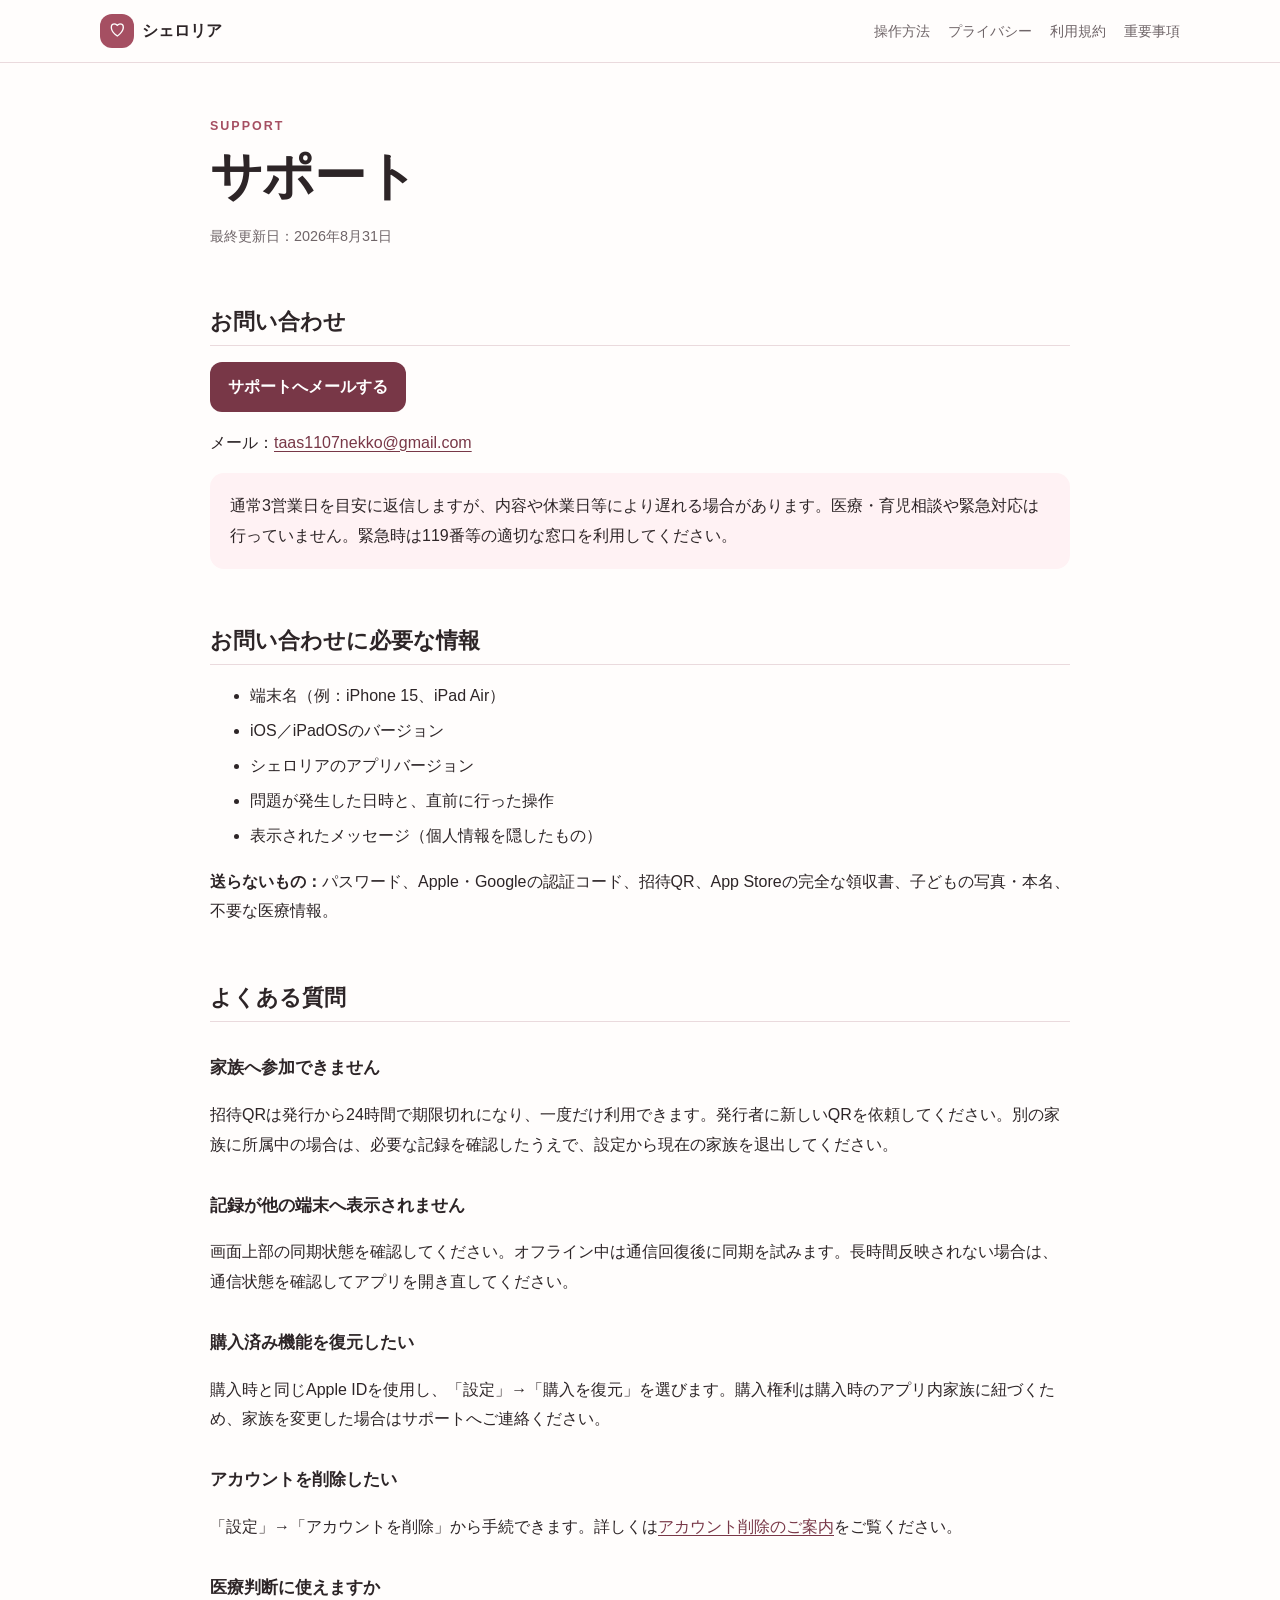
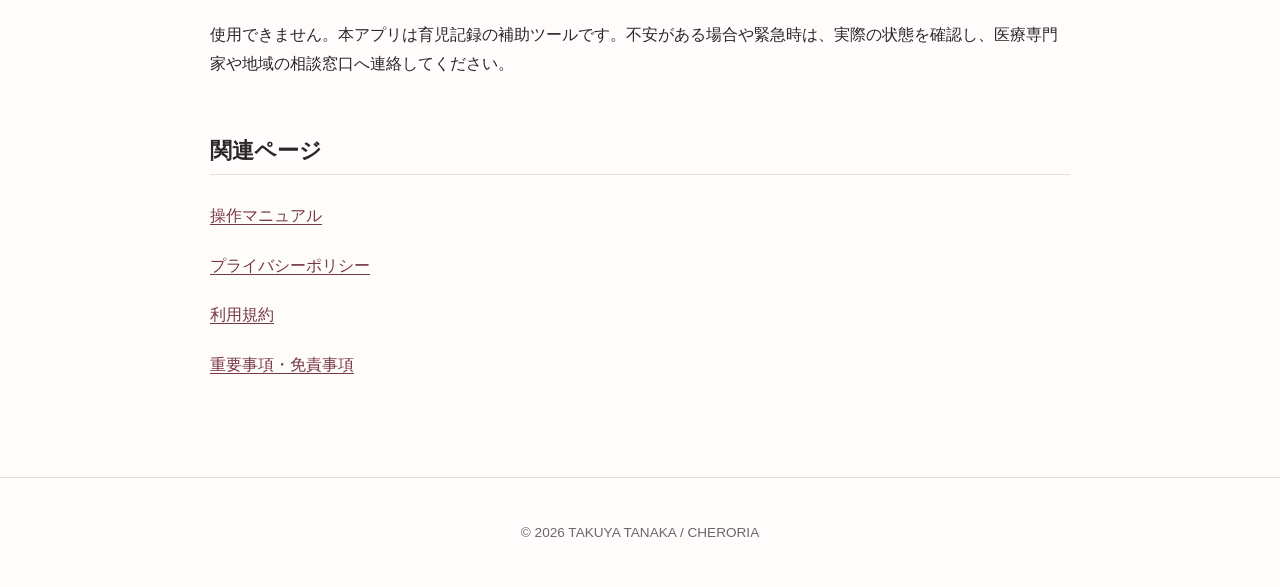
<file: support.html>
<!doctype html><html lang="ja"><head><meta charset="utf-8"><meta name="viewport" content="width=device-width,initial-scale=1"><meta name="description" content="シェロリアのサポートとよくある質問"><title>サポート | シェロリア</title><link rel="stylesheet" href="assets/style.css"></head><body>
<a class="skip" href="#main">本文へ移動</a><header class="site-header"><a class="brand" href="index.html"><span class="mark" aria-hidden="true">♡</span><span>シェロリア</span></a><nav aria-label="メインナビゲーション"><a href="manual.html">操作方法</a><a href="privacy.html">プライバシー</a><a href="terms.html">利用規約</a><a href="disclaimer.html">重要事項</a></nav></header>
<main id="main" class="document"><p class="eyebrow">SUPPORT</p><h1>サポート</h1><p class="updated">最終更新日：2026年8月31日</p>
<h2>お問い合わせ</h2><p><a class="button primary" href="mailto:taas1107nekko@gmail.com?subject=%E3%82%B7%E3%82%A7%E3%83%AD%E3%83%AA%E3%82%A2%E3%82%B5%E3%83%9D%E3%83%BC%E3%83%88">サポートへメールする</a></p><p>メール：<a href="mailto:taas1107nekko@gmail.com">taas1107nekko@gmail.com</a></p><p class="note">通常3営業日を目安に返信しますが、内容や休業日等により遅れる場合があります。医療・育児相談や緊急対応は行っていません。緊急時は119番等の適切な窓口を利用してください。</p>
<h2>お問い合わせに必要な情報</h2><ul><li>端末名（例：iPhone 15、iPad Air）</li><li>iOS／iPadOSのバージョン</li><li>シェロリアのアプリバージョン</li><li>問題が発生した日時と、直前に行った操作</li><li>表示されたメッセージ（個人情報を隠したもの）</li></ul><p><strong>送らないもの：</strong>パスワード、Apple・Googleの認証コード、招待QR、App Storeの完全な領収書、子どもの写真・本名、不要な医療情報。</p>
<h2>よくある質問</h2><h3>家族へ参加できません</h3><p>招待QRは発行から24時間で期限切れになり、一度だけ利用できます。発行者に新しいQRを依頼してください。別の家族に所属中の場合は、必要な記録を確認したうえで、設定から現在の家族を退出してください。</p><h3>記録が他の端末へ表示されません</h3><p>画面上部の同期状態を確認してください。オフライン中は通信回復後に同期を試みます。長時間反映されない場合は、通信状態を確認してアプリを開き直してください。</p><h3>購入済み機能を復元したい</h3><p>購入時と同じApple IDを使用し、「設定」→「購入を復元」を選びます。購入権利は購入時のアプリ内家族に紐づくため、家族を変更した場合はサポートへご連絡ください。</p><h3>アカウントを削除したい</h3><p>「設定」→「アカウントを削除」から手続できます。詳しくは<a href="delete-account.html">アカウント削除のご案内</a>をご覧ください。</p><h3>医療判断に使えますか</h3><p>使用できません。本アプリは育児記録の補助ツールです。不安がある場合や緊急時は、実際の状態を確認し、医療専門家や地域の相談窓口へ連絡してください。</p>
<h2>関連ページ</h2><p class="link-list"><a href="manual.html">操作マニュアル</a><a href="privacy.html">プライバシーポリシー</a><a href="terms.html">利用規約</a><a href="disclaimer.html">重要事項・免責事項</a></p></main>
<footer><p>© 2026 TAKUYA TANAKA / CHERORIA</p></footer></body></html>
</file>
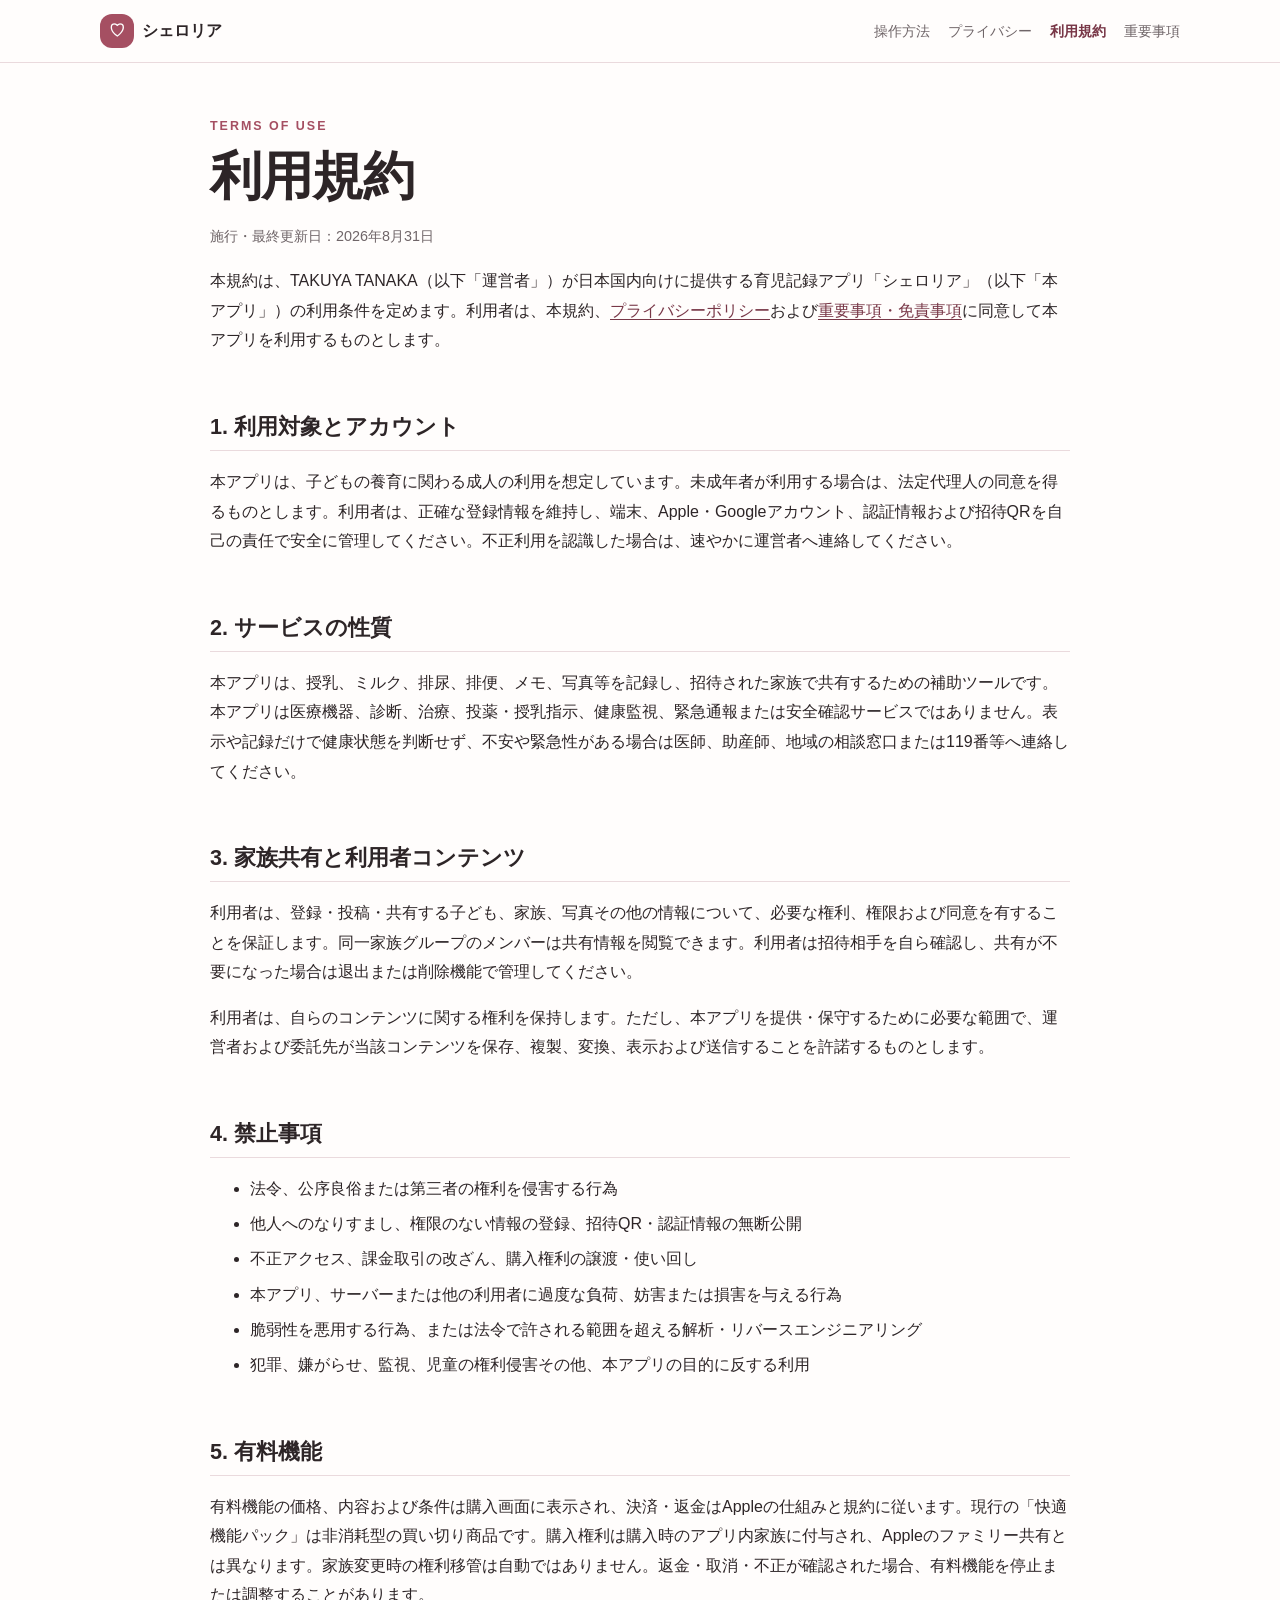
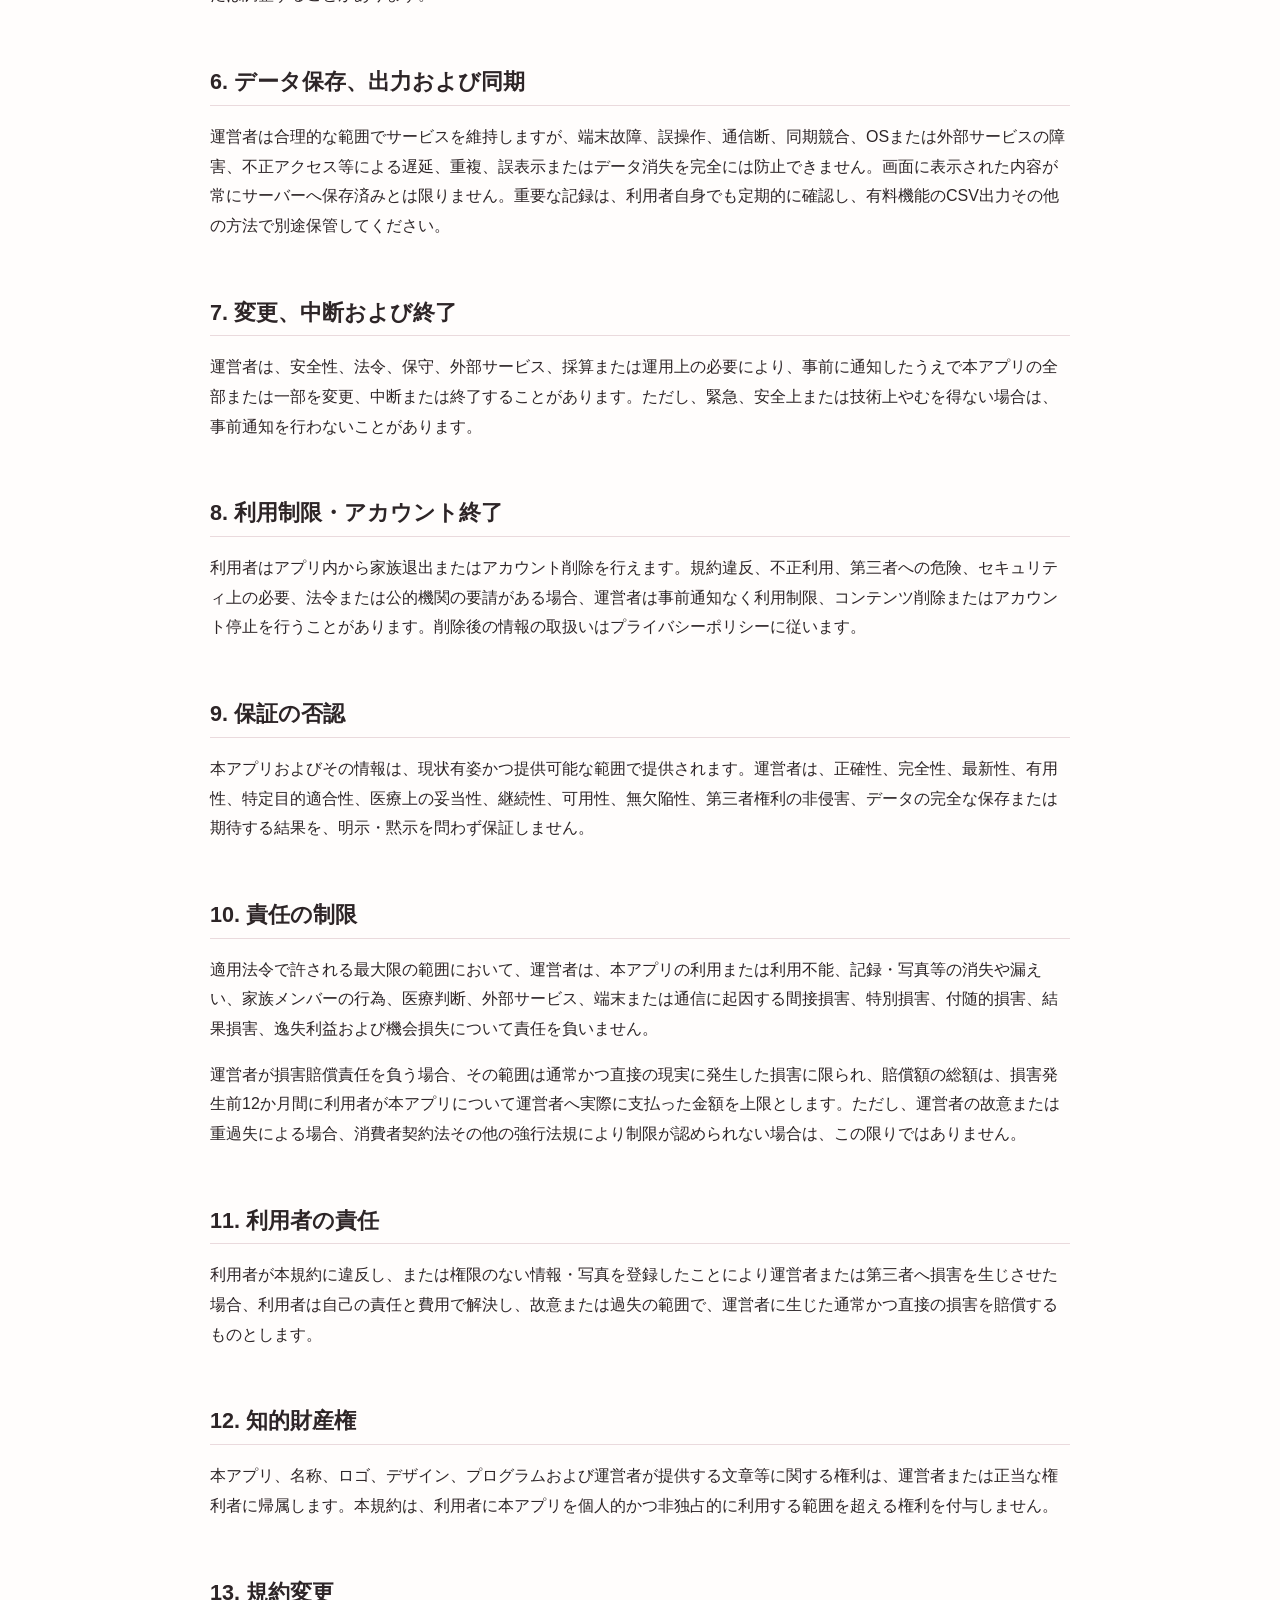
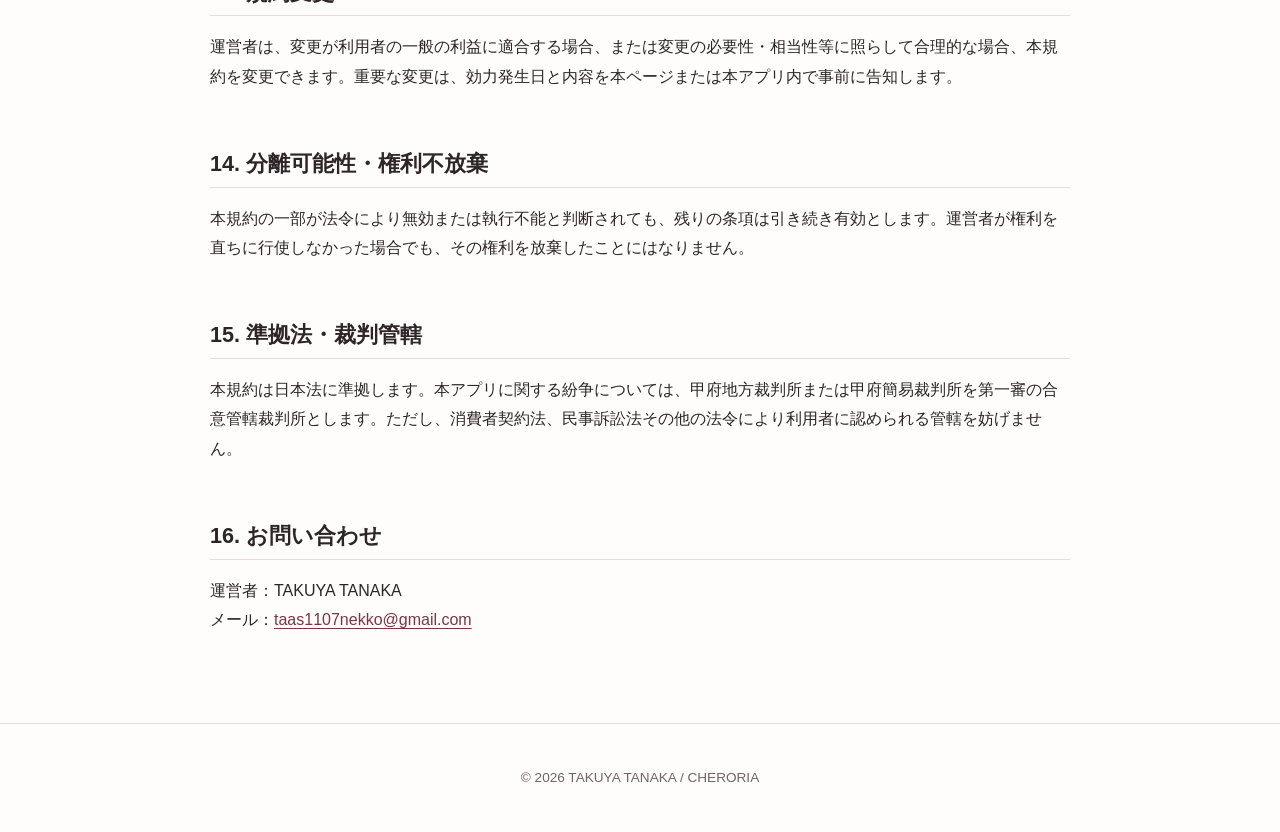
<file: terms.html>
<!doctype html><html lang="ja"><head><meta charset="utf-8"><meta name="viewport" content="width=device-width,initial-scale=1"><meta name="description" content="育児記録アプリ シェロリアの利用規約"><title>利用規約 | シェロリア</title><link rel="stylesheet" href="assets/style.css"></head><body>
<a class="skip" href="#main">本文へ移動</a><header class="site-header"><a class="brand" href="index.html"><span class="mark" aria-hidden="true">♡</span><span>シェロリア</span></a><nav aria-label="メインナビゲーション"><a href="manual.html">操作方法</a><a href="privacy.html">プライバシー</a><a aria-current="page" href="terms.html">利用規約</a><a href="disclaimer.html">重要事項</a></nav></header>
<main id="main" class="document"><p class="eyebrow">TERMS OF USE</p><h1>利用規約</h1><p class="updated">施行・最終更新日：2026年8月31日</p>
<p>本規約は、TAKUYA TANAKA（以下「運営者」）が日本国内向けに提供する育児記録アプリ「シェロリア」（以下「本アプリ」）の利用条件を定めます。利用者は、本規約、<a href="privacy.html">プライバシーポリシー</a>および<a href="disclaimer.html">重要事項・免責事項</a>に同意して本アプリを利用するものとします。</p>
<h2>1. 利用対象とアカウント</h2><p>本アプリは、子どもの養育に関わる成人の利用を想定しています。未成年者が利用する場合は、法定代理人の同意を得るものとします。利用者は、正確な登録情報を維持し、端末、Apple・Googleアカウント、認証情報および招待QRを自己の責任で安全に管理してください。不正利用を認識した場合は、速やかに運営者へ連絡してください。</p>
<h2>2. サービスの性質</h2><p>本アプリは、授乳、ミルク、排尿、排便、メモ、写真等を記録し、招待された家族で共有するための補助ツールです。本アプリは医療機器、診断、治療、投薬・授乳指示、健康監視、緊急通報または安全確認サービスではありません。表示や記録だけで健康状態を判断せず、不安や緊急性がある場合は医師、助産師、地域の相談窓口または119番等へ連絡してください。</p>
<h2>3. 家族共有と利用者コンテンツ</h2><p>利用者は、登録・投稿・共有する子ども、家族、写真その他の情報について、必要な権利、権限および同意を有することを保証します。同一家族グループのメンバーは共有情報を閲覧できます。利用者は招待相手を自ら確認し、共有が不要になった場合は退出または削除機能で管理してください。</p><p>利用者は、自らのコンテンツに関する権利を保持します。ただし、本アプリを提供・保守するために必要な範囲で、運営者および委託先が当該コンテンツを保存、複製、変換、表示および送信することを許諾するものとします。</p>
<h2>4. 禁止事項</h2><ul><li>法令、公序良俗または第三者の権利を侵害する行為</li><li>他人へのなりすまし、権限のない情報の登録、招待QR・認証情報の無断公開</li><li>不正アクセス、課金取引の改ざん、購入権利の譲渡・使い回し</li><li>本アプリ、サーバーまたは他の利用者に過度な負荷、妨害または損害を与える行為</li><li>脆弱性を悪用する行為、または法令で許される範囲を超える解析・リバースエンジニアリング</li><li>犯罪、嫌がらせ、監視、児童の権利侵害その他、本アプリの目的に反する利用</li></ul>
<h2>5. 有料機能</h2><p>有料機能の価格、内容および条件は購入画面に表示され、決済・返金はAppleの仕組みと規約に従います。現行の「快適機能パック」は非消耗型の買い切り商品です。購入権利は購入時のアプリ内家族に付与され、Appleのファミリー共有とは異なります。家族変更時の権利移管は自動ではありません。返金・取消・不正が確認された場合、有料機能を停止または調整することがあります。</p>
<h2>6. データ保存、出力および同期</h2><p>運営者は合理的な範囲でサービスを維持しますが、端末故障、誤操作、通信断、同期競合、OSまたは外部サービスの障害、不正アクセス等による遅延、重複、誤表示またはデータ消失を完全には防止できません。画面に表示された内容が常にサーバーへ保存済みとは限りません。重要な記録は、利用者自身でも定期的に確認し、有料機能のCSV出力その他の方法で別途保管してください。</p>
<h2>7. 変更、中断および終了</h2><p>運営者は、安全性、法令、保守、外部サービス、採算または運用上の必要により、事前に通知したうえで本アプリの全部または一部を変更、中断または終了することがあります。ただし、緊急、安全上または技術上やむを得ない場合は、事前通知を行わないことがあります。</p>
<h2>8. 利用制限・アカウント終了</h2><p>利用者はアプリ内から家族退出またはアカウント削除を行えます。規約違反、不正利用、第三者への危険、セキュリティ上の必要、法令または公的機関の要請がある場合、運営者は事前通知なく利用制限、コンテンツ削除またはアカウント停止を行うことがあります。削除後の情報の取扱いはプライバシーポリシーに従います。</p>
<h2>9. 保証の否認</h2><p>本アプリおよびその情報は、現状有姿かつ提供可能な範囲で提供されます。運営者は、正確性、完全性、最新性、有用性、特定目的適合性、医療上の妥当性、継続性、可用性、無欠陥性、第三者権利の非侵害、データの完全な保存または期待する結果を、明示・黙示を問わず保証しません。</p>
<h2>10. 責任の制限</h2><p>適用法令で許される最大限の範囲において、運営者は、本アプリの利用または利用不能、記録・写真等の消失や漏えい、家族メンバーの行為、医療判断、外部サービス、端末または通信に起因する間接損害、特別損害、付随的損害、結果損害、逸失利益および機会損失について責任を負いません。</p><p>運営者が損害賠償責任を負う場合、その範囲は通常かつ直接の現実に発生した損害に限られ、賠償額の総額は、損害発生前12か月間に利用者が本アプリについて運営者へ実際に支払った金額を上限とします。ただし、運営者の故意または重過失による場合、消費者契約法その他の強行法規により制限が認められない場合は、この限りではありません。</p>
<h2>11. 利用者の責任</h2><p>利用者が本規約に違反し、または権限のない情報・写真を登録したことにより運営者または第三者へ損害を生じさせた場合、利用者は自己の責任と費用で解決し、故意または過失の範囲で、運営者に生じた通常かつ直接の損害を賠償するものとします。</p>
<h2>12. 知的財産権</h2><p>本アプリ、名称、ロゴ、デザイン、プログラムおよび運営者が提供する文章等に関する権利は、運営者または正当な権利者に帰属します。本規約は、利用者に本アプリを個人的かつ非独占的に利用する範囲を超える権利を付与しません。</p>
<h2>13. 規約変更</h2><p>運営者は、変更が利用者の一般の利益に適合する場合、または変更の必要性・相当性等に照らして合理的な場合、本規約を変更できます。重要な変更は、効力発生日と内容を本ページまたは本アプリ内で事前に告知します。</p>
<h2>14. 分離可能性・権利不放棄</h2><p>本規約の一部が法令により無効または執行不能と判断されても、残りの条項は引き続き有効とします。運営者が権利を直ちに行使しなかった場合でも、その権利を放棄したことにはなりません。</p>
<h2>15. 準拠法・裁判管轄</h2><p>本規約は日本法に準拠します。本アプリに関する紛争については、甲府地方裁判所または甲府簡易裁判所を第一審の合意管轄裁判所とします。ただし、消費者契約法、民事訴訟法その他の法令により利用者に認められる管轄を妨げません。</p>
<h2>16. お問い合わせ</h2><p>運営者：TAKUYA TANAKA<br>メール：<a href="mailto:taas1107nekko@gmail.com?subject=%E3%82%B7%E3%82%A7%E3%83%AD%E3%83%AA%E3%82%A2%E5%88%A9%E7%94%A8%E8%A6%8F%E7%B4%84%E3%81%AE%E5%95%8F%E3%81%84%E5%90%88%E3%82%8F%E3%81%9B">taas1107nekko@gmail.com</a></p></main>
<footer><p>© 2026 TAKUYA TANAKA / CHERORIA</p></footer></body></html>
</file>
<file: assets/style.css>
:root {
  color-scheme: light;
  --ink: #2d2527;
  --muted: #6f6568;
  --brand: #a54f62;
  --brand-dark: #783747;
  --soft: #fff2f4;
  --line: #eadadd;
  --paper: #fffdfc;
  --notice: #fff7df;
  --danger: #fff0f0;
}

* { box-sizing: border-box; }
html { scroll-behavior: smooth; }
body {
  margin: 0;
  color: var(--ink);
  background: var(--paper);
  font-family: -apple-system, BlinkMacSystemFont, "Hiragino Sans", "Yu Gothic", Meiryo, sans-serif;
  font-size: 16px;
  line-height: 1.85;
}
a { color: var(--brand-dark); text-underline-offset: 3px; }
a:focus-visible, button:focus-visible { outline: 3px solid #246bfd; outline-offset: 3px; }
.skip { position: absolute; left: -9999px; }
.skip:focus { left: 12px; top: 12px; z-index: 10; background: white; padding: 8px 12px; }
.site-header {
  position: sticky;
  top: 0;
  z-index: 5;
  display: flex;
  align-items: center;
  justify-content: space-between;
  gap: 24px;
  padding: 14px max(20px, calc((100% - 1080px) / 2));
  border-bottom: 1px solid var(--line);
  background: rgba(255, 253, 252, .96);
  backdrop-filter: blur(12px);
}
.brand { display: flex; align-items: center; gap: 8px; color: var(--ink); font-weight: 800; text-decoration: none; }
.mark { display: grid; place-items: center; width: 34px; height: 34px; border-radius: 12px; color: white; background: var(--brand); }
nav { display: flex; flex-wrap: wrap; gap: 8px 18px; }
nav a { color: var(--muted); font-size: .9rem; text-decoration: none; }
nav a[aria-current="page"] { color: var(--brand-dark); font-weight: 700; }
.hero, .document { width: min(100% - 40px, 860px); margin-inline: auto; }
.hero { padding: 72px 0 46px; text-align: center; }
.document { padding: 52px 0 72px; }
.eyebrow { margin: 0 0 6px; color: var(--brand); font-size: .78rem; font-weight: 800; letter-spacing: .16em; }
h1 { margin: 0 0 12px; font-size: clamp(2rem, 6vw, 3.25rem); line-height: 1.25; letter-spacing: -.02em; }
h2 { margin: 2.6em 0 .65em; padding-bottom: .3em; border-bottom: 1px solid var(--line); font-size: 1.35rem; line-height: 1.5; }
h3 { margin-top: 1.8em; font-size: 1.05rem; }
.lead { max-width: 680px; margin: 0 auto; color: var(--muted); font-size: 1.08rem; }
.updated { color: var(--muted); font-size: .9rem; }
.grid { display: grid; grid-template-columns: repeat(2, minmax(0, 1fr)); gap: 18px; width: min(100% - 40px, 860px); margin: 0 auto 72px; }
.card { display: block; padding: 24px; border: 1px solid var(--line); border-radius: 20px; color: var(--ink); background: white; text-decoration: none; box-shadow: 0 8px 30px rgba(81, 45, 53, .06); }
.card:hover { border-color: #d5abb4; transform: translateY(-2px); }
.card strong { display: block; margin-bottom: 5px; font-size: 1.08rem; }
.card span { color: var(--muted); font-size: .92rem; }
.important, .note { padding: 18px 20px; border-radius: 14px; }
.important { border: 1px solid #ecd990; background: var(--notice); }
.danger { border-color: #efb5b5; background: var(--danger); }
.note { background: var(--soft); }
li + li { margin-top: .35em; }
.button { display: inline-block; min-height: 48px; padding: 10px 18px; border-radius: 12px; font-weight: 700; text-decoration: none; }
.primary { color: white; background: var(--brand-dark); }
.link-list a { display: block; padding: 10px 0; }
footer { padding: 28px 20px; border-top: 1px solid var(--line); color: var(--muted); text-align: center; font-size: .85rem; }
@media (max-width: 720px) {
  .site-header { position: static; display: block; }
  nav { margin-top: 12px; }
  .grid { grid-template-columns: 1fr; }
  .hero { padding-top: 48px; }
}
@media (prefers-reduced-motion: no-preference) {
  .card { transition: transform .18s ease, border-color .18s ease; }
}
</file>
